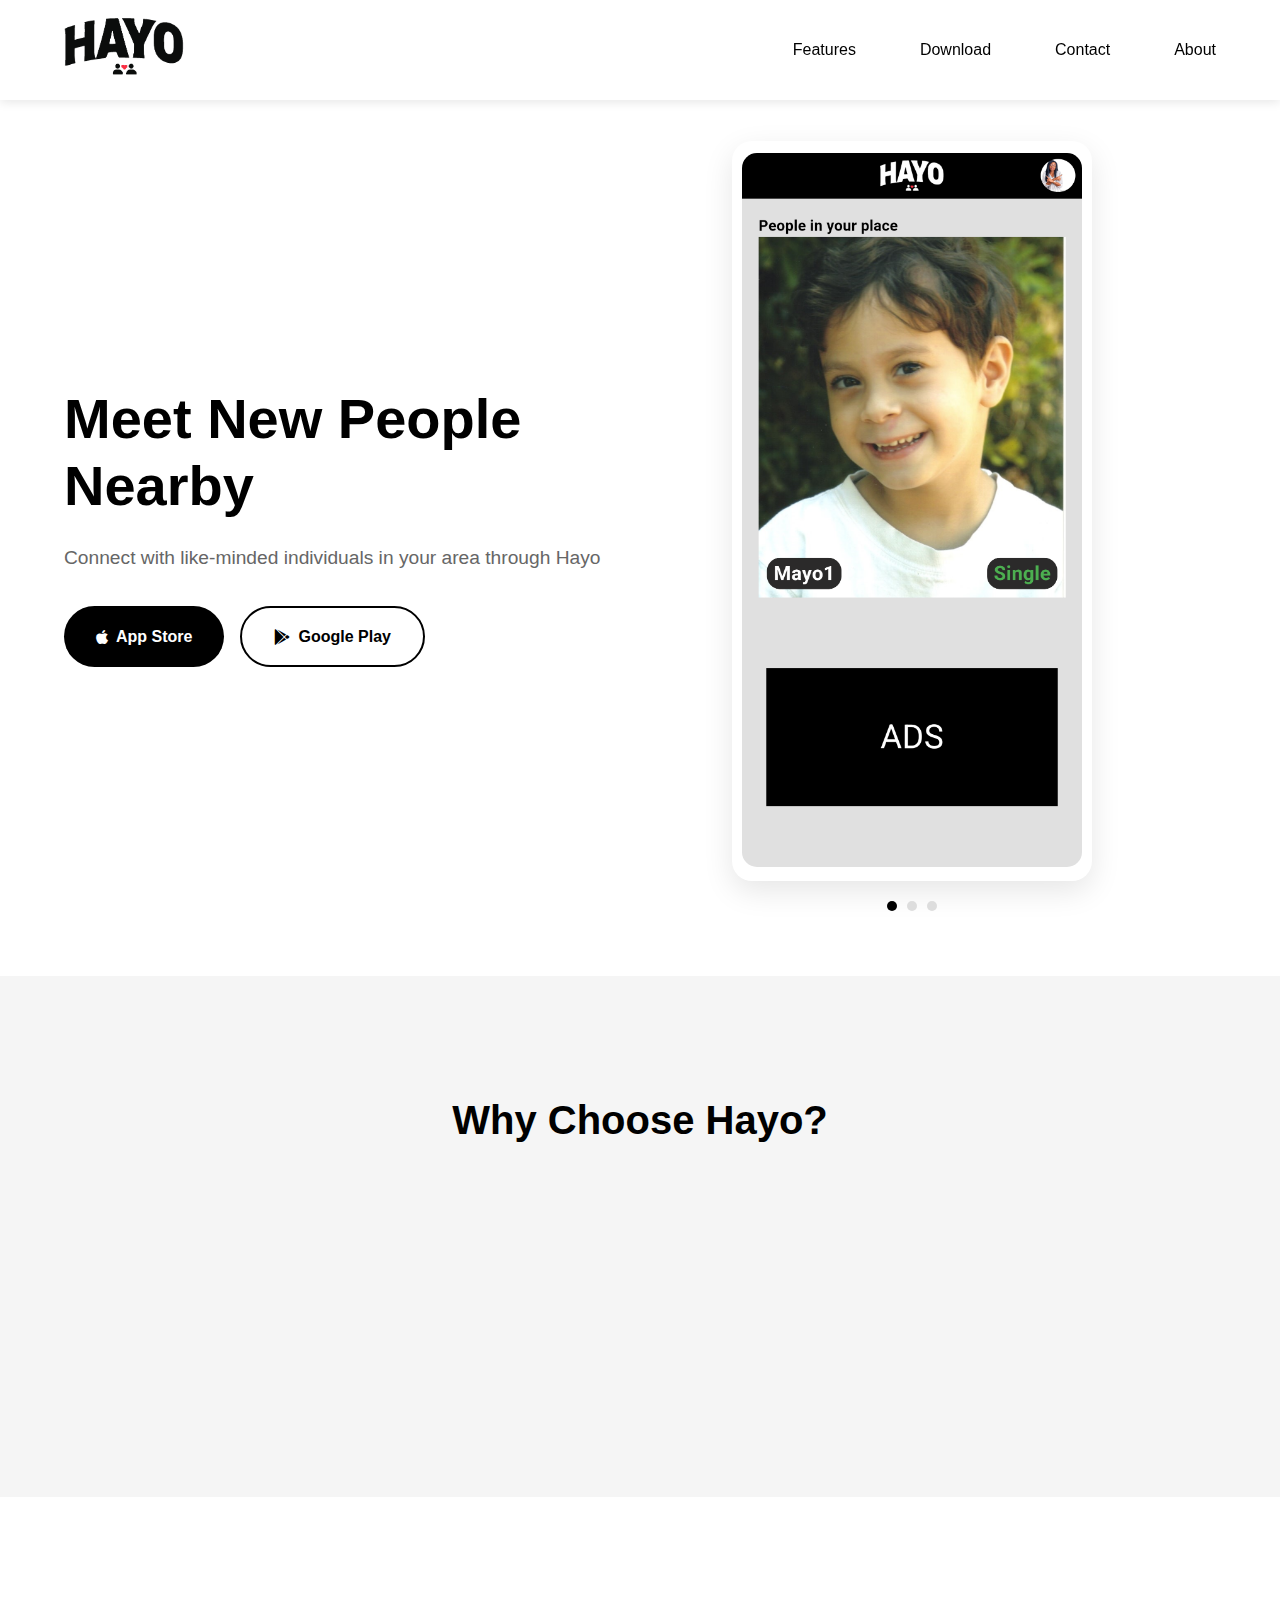
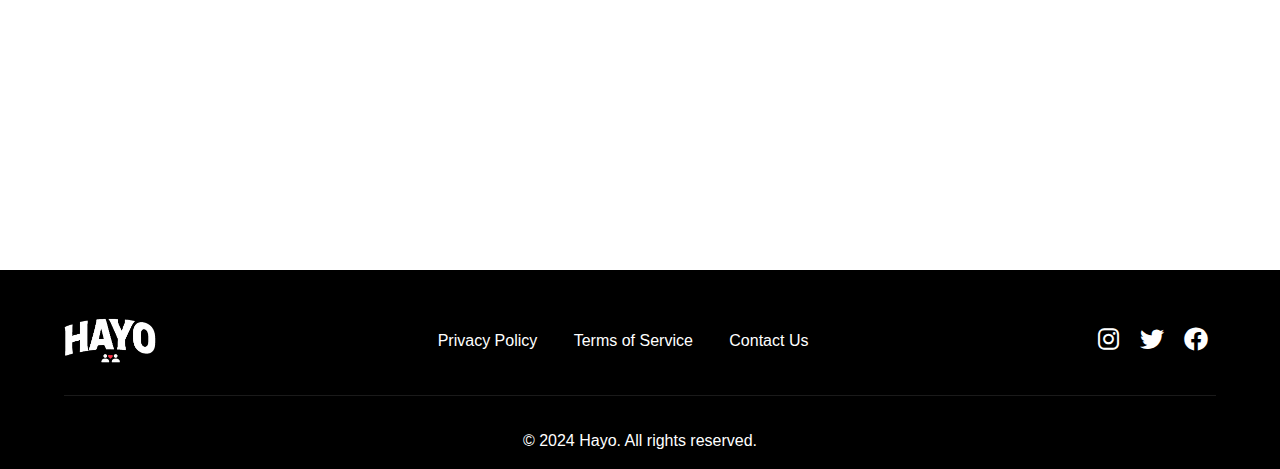
<file: index.html>
<!DOCTYPE html>
<html lang="en">
<head>
    <meta charset="UTF-8">
    <meta name="viewport" content="width=device-width, initial-scale=1.0">
    <title>Hayo - Meet People Nearby</title>
    <link rel="stylesheet" href="styles.css">
    <link rel="stylesheet" href="https://cdnjs.cloudflare.com/ajax/libs/font-awesome/6.0.0/css/all.min.css">
    <script src="script.js" defer></script>
</head>
<body>
    <nav>
        <div class="logo">
            <a href="#home">
                <img src="images/HayoLightMode.png" alt="Hayo Logo">
            </a>
        </div>
        <button class="menu-toggle" aria-label="Toggle menu">
            <i class="fas fa-bars"></i>
        </button>
        <div class="nav-links">
            <a href="#features">Features</a>
            <a href="#download">Download</a>
            <a href="pages/contact.html">Contact</a>
            <a href="pages/about.html">About</a>
        </div>
    </nav>

    <header class="hero" id="home">
        <div class="hero-content">
            <h1>Meet New People Nearby</h1>
            <p>Connect with like-minded individuals in your area through Hayo</p>
            <div class="cta-buttons">
                <a href="#" class="app-store-btn">
                    <i class="fab fa-apple"></i> App Store
                </a>
                <a href="#" class="play-store-btn">
                    <i class="fab fa-google-play"></i> Google Play
                </a>
            </div>
        </div>
        <div class="hero-image">
            <div class="app-carousel">
                <div class="carousel-container">
                    <div class="carousel-track">
                        <div class="carousel-slide">
                            <img src="images/app-preview-1.png" alt="Hayo App Screenshot 1">
                        </div>
                        <div class="carousel-slide">
                            <img src="images/app-preview-2.png" alt="Hayo App Screenshot 2">
                        </div>
                        <div class="carousel-slide">
                            <img src="images/app-preview-3.png" alt="Hayo App Screenshot 3">
                        </div>
                    </div>
                </div>
                <div class="carousel-nav">
                    <button class="carousel-dot active" data-index="0"></button>
                    <button class="carousel-dot" data-index="1"></button>
                    <button class="carousel-dot" data-index="2"></button>
                </div>
            </div>
        </div>
    </header>

    <section id="features" class="features">
        <h2>Why Choose Hayo?</h2>
        <div class="feature-grid">
            <div class="feature-card">
                <i class="fas fa-map-marker-alt"></i>
                <h3>Location-Based</h3>
                <p>Meet people within your preferred radius</p>
            </div>
            <div class="feature-card">
                <i class="fas fa-handshake"></i>
                <h3>Boost Your Confidence</h3>
                <p>Feel more confident approaching people and forming new connections around you.</p>
            </div>
            <div class="feature-card">
                <i class="fas fa-users"></i>
                <h3>Community First</h3>
                <p>Connect based on shared interests</p>
            </div>
        </div>
    </section>

    <section id="download" class="download-section">
        <h2>Download Hayo</h2>
        <p>Available on iOS and Android. By downloading, you agree to our <a href="pages/terms-of-service.html">Terms of Service</a> and <a href="pages/privacy-policy.html">Privacy Policy</a>.</p>
        <div class="store-buttons">
            <a href="#" class="store-button">
                <i class="fab fa-apple"></i>
                <span>Download on<br>App Store</span>
            </a>
            <a href="#" class="store-button">
                <i class="fab fa-google-play"></i>
                <span>Get it on<br>Google Play</span>
            </a>
        </div>
    </section>

    <footer>
        <div class="footer-content">
            <div class="footer-logo">
                <img src="images/HayoDarkMode.png" alt="Hayo Logo">
            </div>
            <div class="footer-links">
                <a href="pages/privacy-policy.html">Privacy Policy</a>
                <a href="pages/terms-of-service.html">Terms of Service</a>
                <a href="pages/contact.html">Contact Us</a>
            </div>
            <div class="social-links">
                <a href="#"><i class="fab fa-instagram"></i></a>
                <a href="#"><i class="fab fa-twitter"></i></a>
                <a href="#"><i class="fab fa-facebook"></i></a>
            </div>
        </div>
        <div class="footer-bottom">
            <p>&copy; 2024 Hayo. All rights reserved.</p>
        </div>
    </footer>
</body>
</html>
</file>
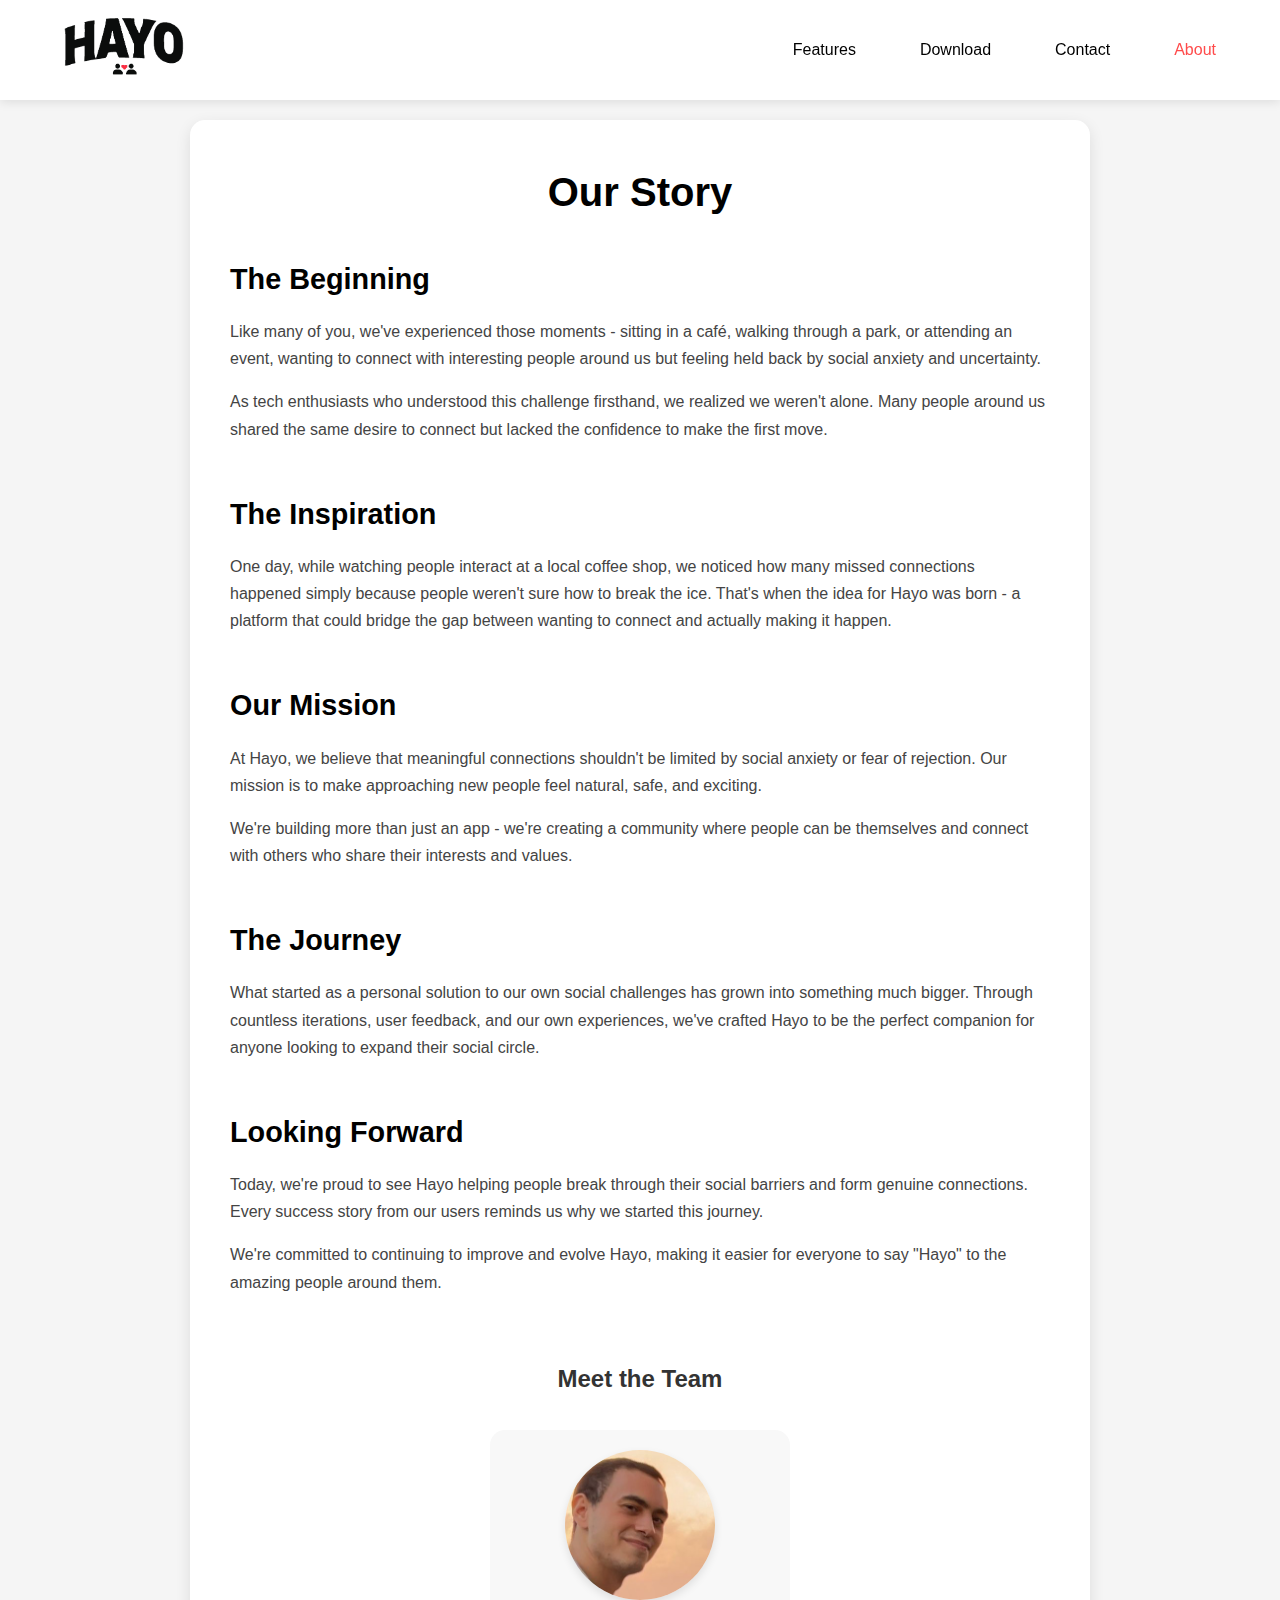
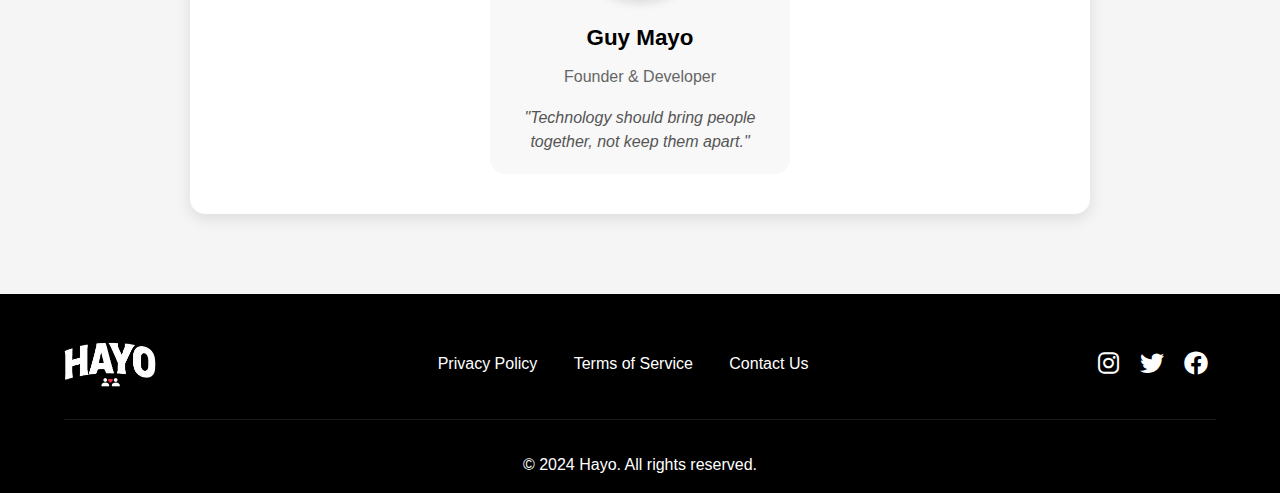
<file: about.html>
<!DOCTYPE html>
<html lang="en">
<head>
    <meta charset="UTF-8">
    <meta name="viewport" content="width=device-width, initial-scale=1.0">
    <title>About Us - Hayo</title>
    <link rel="stylesheet" href="styles.css">
    <link rel="stylesheet" href="https://cdnjs.cloudflare.com/ajax/libs/font-awesome/6.0.0/css/all.min.css">
</head>
<body>
    <nav>
        <div class="logo">
            <a href="index.html">
                <img src="images/HayoLightMode.png" alt="Hayo Logo">
            </a>
        </div>
        <div class="nav-links">
            <a href="index.html#features">Features</a>
            <a href="index.html#download">Download</a>
            <a href="contact.html">Contact</a>
            <a href="about.html" class="active">About</a>
        </div>
    </nav>

    <section class="about-section">
        <div class="about-container">
            <h1>Our Story</h1>
            
            <div class="story-content">
                <div class="story-block">
                    <h2>The Beginning</h2>
                    <p>Like many of you, we've experienced those moments - sitting in a café, walking through a park, or attending an event, wanting to connect with interesting people around us but feeling held back by social anxiety and uncertainty.</p>
                    <p>As tech enthusiasts who understood this challenge firsthand, we realized we weren't alone. Many people around us shared the same desire to connect but lacked the confidence to make the first move.</p>
                </div>

                <div class="story-block">
                    <h2>The Inspiration</h2>
                    <p>One day, while watching people interact at a local coffee shop, we noticed how many missed connections happened simply because people weren't sure how to break the ice. That's when the idea for Hayo was born - a platform that could bridge the gap between wanting to connect and actually making it happen.</p>
                </div>

                <div class="story-block">
                    <h2>Our Mission</h2>
                    <p>At Hayo, we believe that meaningful connections shouldn't be limited by social anxiety or fear of rejection. Our mission is to make approaching new people feel natural, safe, and exciting.</p>
                    <p>We're building more than just an app - we're creating a community where people can be themselves and connect with others who share their interests and values.</p>
                </div>

                <div class="story-block">
                    <h2>The Journey</h2>
                    <p>What started as a personal solution to our own social challenges has grown into something much bigger. Through countless iterations, user feedback, and our own experiences, we've crafted Hayo to be the perfect companion for anyone looking to expand their social circle.</p>
                </div>

                <div class="story-block">
                    <h2>Looking Forward</h2>
                    <p>Today, we're proud to see Hayo helping people break through their social barriers and form genuine connections. Every success story from our users reminds us why we started this journey.</p>
                    <p>We're committed to continuing to improve and evolve Hayo, making it easier for everyone to say "Hayo" to the amazing people around them.</p>
                </div>

                <div class="team-section">
                    <h2>Meet the Team</h2>
                    <div class="team-grid">
                        <div class="team-member">
                            <div class="member-photo">
                                <img src="images/GuyMayo.jpg" alt="Guy Mayo">
                            </div>
                            <h3>Guy Mayo</h3>
                            <p class="member-role">Founder & Developer</p>
                            <p class="member-quote">"Technology should bring people together, not keep them apart."</p>
                        </div>
                    </div>
                </div>
            </div>
        </div>
    </section>

    <footer>
        <div class="footer-content">
            <div class="footer-logo">
                <img src="images/HayoDarkMode.png" alt="Hayo Logo">
            </div>
            <div class="footer-links">
                <a href="privacy-policy.html">Privacy Policy</a>
                <a href="#">Terms of Service</a>
                <a href="contact.html">Contact Us</a>
            </div>
            <div class="social-links">
                <a href="#"><i class="fab fa-instagram"></i></a>
                <a href="#"><i class="fab fa-twitter"></i></a>
                <a href="#"><i class="fab fa-facebook"></i></a>
            </div>
        </div>
        <div class="footer-bottom">
            <p>&copy; 2024 Hayo. All rights reserved.</p>
        </div>
    </footer>

    <script src="script.js"></script>
</body>
</html>
</file>
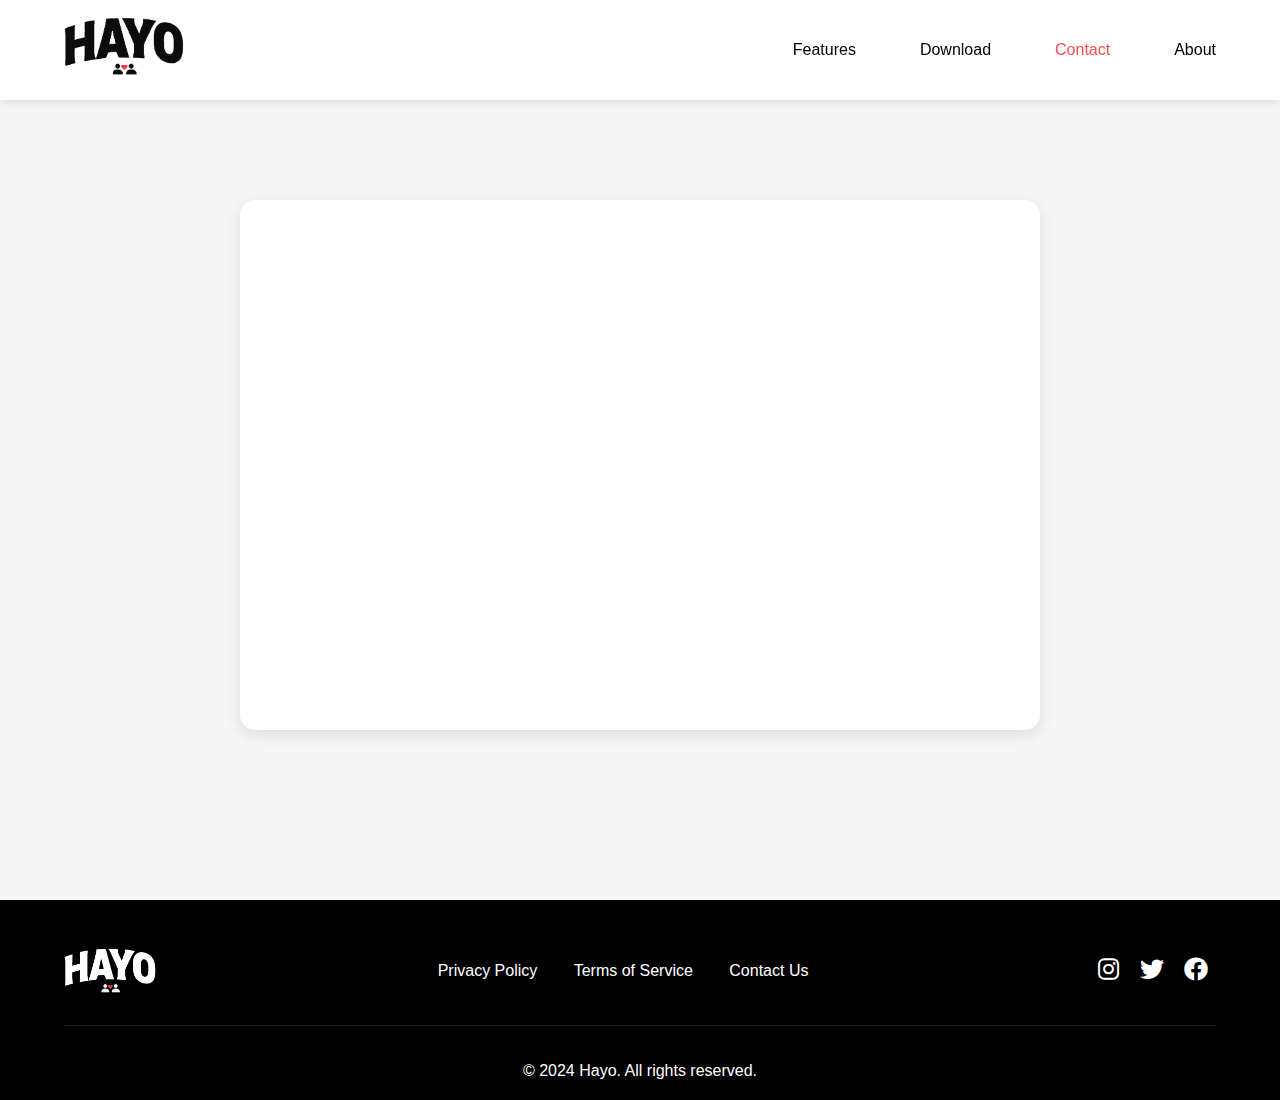
<file: contact.html>
<!DOCTYPE html>
<html lang="en">
<head>
    <meta charset="UTF-8">
    <meta name="viewport" content="width=device-width, initial-scale=1.0">
    <title>Contact Us - Hayo</title>
    <link rel="stylesheet" href="styles.css">
    <link rel="stylesheet" href="https://cdnjs.cloudflare.com/ajax/libs/font-awesome/6.0.0/css/all.min.css">
</head>
<body>
    <nav>
        <div class="logo">
            <a href="index.html">
                <img src="images/HayoLightMode.png" alt="Hayo Logo" style="cursor:pointer;">
            </a>
        </div>
        <div class="nav-links">
            <a href="index.html#features">Features</a>
            <a href="index.html#download">Download</a>
            <a href="contact.html" class="active">Contact</a>
            <a href="about.html">About</a>
        </div>
    </nav>

    <section class="contact-section">
        <div class="contact-container">
            <div class="contact-intro">
                <h1>Contact Us</h1>
                <p>Have questions or suggestions? We'd love to hear from you. Send us a message and we'll respond as soon as possible. By using this contact form, you agree to our <a href="terms-of-service.html">Terms of Service</a> and <a href="privacy-policy.html">Privacy Policy</a>.</p>
            </div>
            
            <div class="contact-info">
                <div class="contact-method email">
                    <i class="fas fa-envelope"></i>
                    <h3>Email Us</h3>
                    <p>Reach out to us at:</p>
                    <a href="mailto:contact@hayo.app" class="email-link">contact@hayo.app</a>
                </div>

                <div class="contact-method social">
                    <i class="fas fa-share-alt"></i>
                    <h3>Follow Us</h3>
                    <div class="social-links">
                        <a href="#" class="social-icon"><i class="fab fa-instagram"></i></a>
                        <a href="#" class="social-icon"><i class="fab fa-twitter"></i></a>
                        <a href="#" class="social-icon"><i class="fab fa-facebook"></i></a>
                    </div>
                </div>
            </div>
        </div>
    </section>

    <footer>
        <div class="footer-content">
            <div class="footer-logo">
                <img src="images/HayoDarkMode.png" alt="Hayo Logo">
            </div>
            <div class="footer-links">
                <a href="privacy-policy.html">Privacy Policy</a>
                <a href="terms-of-service.html">Terms of Service</a>
                <a href="contact.html" class="active">Contact Us</a>
            </div>
            <div class="social-links">
                <a href="#"><i class="fab fa-instagram"></i></a>
                <a href="#"><i class="fab fa-twitter"></i></a>
                <a href="#"><i class="fab fa-facebook"></i></a>
            </div>
        </div>
        <div class="footer-bottom">
            <p>&copy; 2024 Hayo. All rights reserved.</p>
        </div>
    </footer>

    <script src="script.js"></script>
</body>
</html>
</file>
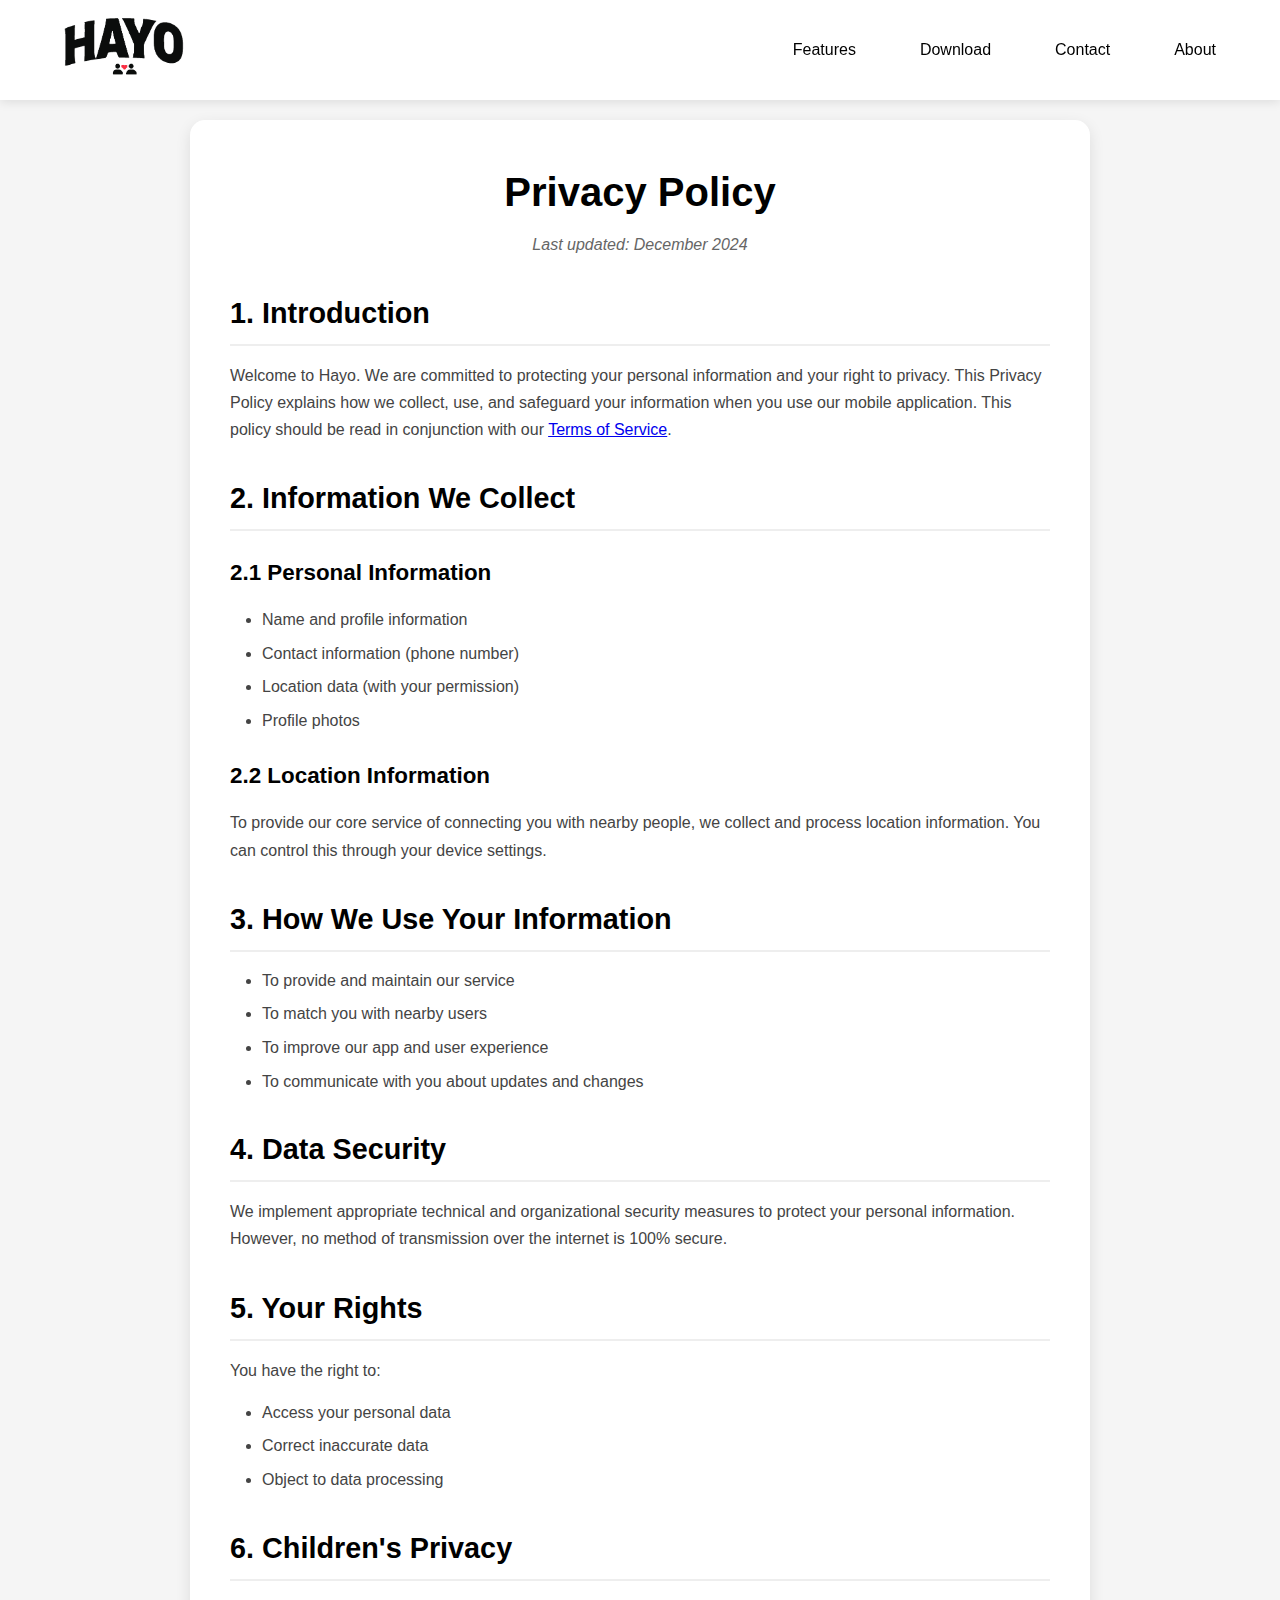
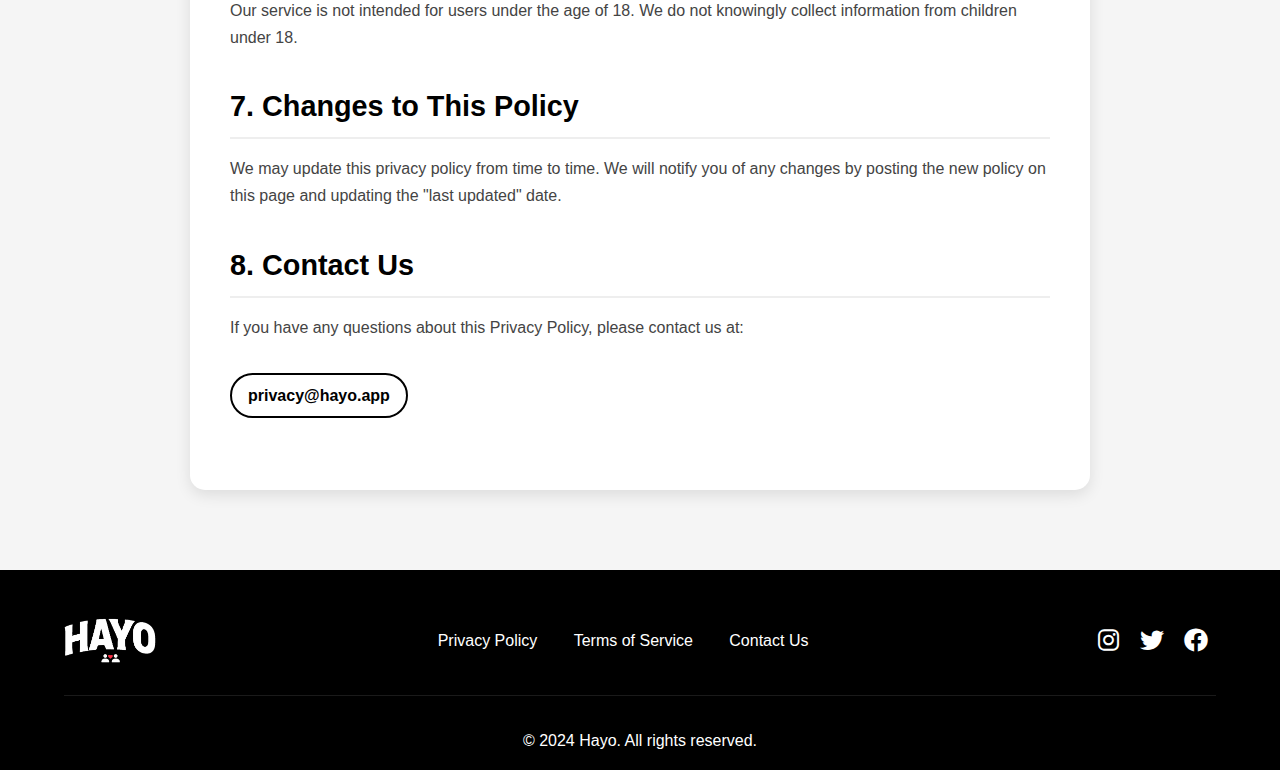
<file: privacy-policy.html>
<!DOCTYPE html>
<html lang="en">
<head>
    <meta charset="UTF-8">
    <meta name="viewport" content="width=device-width, initial-scale=1.0">
    <title>Privacy Policy - Hayo</title>
    <link rel="stylesheet" href="styles.css">
    <link rel="stylesheet" href="https://cdnjs.cloudflare.com/ajax/libs/font-awesome/6.0.0/css/all.min.css">
</head>
<body>
    <nav>
        <div class="logo">
            <a href="index.html">
                <img src="images/HayoLightMode.png" alt="Hayo Logo">
            </a>
        </div>
        <div class="nav-links">
            <a href="index.html#features">Features</a>
            <a href="index.html#download">Download</a>
            <a href="contact.html">Contact</a>
            <a href="about.html">About</a>
        </div>
    </nav>

    <section class="privacy-section">
        <div class="privacy-container">
            <h1>Privacy Policy</h1>
            <p class="last-updated">Last updated: December 2024</p>

            <div class="privacy-content">
                <section>
                    <h2>1. Introduction</h2>
                    <p>Welcome to Hayo. We are committed to protecting your personal information and your right to privacy. This Privacy Policy explains how we collect, use, and safeguard your information when you use our mobile application. This policy should be read in conjunction with our <a href="terms-of-service.html">Terms of Service</a>.</p>
                </section>

                <section>
                    <h2>2. Information We Collect</h2>
                    <h3>2.1 Personal Information</h3>
                    <ul>
                        <li>Name and profile information</li>
                        <li>Contact information (phone number)</li>
                        <li>Location data (with your permission)</li>
                        <li>Profile photos</li>
                    </ul>

                    <h3>2.2 Location Information</h3>
                    <p>To provide our core service of connecting you with nearby people, we collect and process location information. You can control this through your device settings.</p>
                </section>

                <section>
                    <h2>3. How We Use Your Information</h2>
                    <ul>
                        <li>To provide and maintain our service</li>
                        <li>To match you with nearby users</li>
                        <li>To improve our app and user experience</li>
                        <li>To communicate with you about updates and changes</li>
                    </ul>
                </section>

                <section>
                    <h2>4. Data Security</h2>
                    <p>We implement appropriate technical and organizational security measures to protect your personal information. However, no method of transmission over the internet is 100% secure.</p>
                </section>

                <section>
                    <h2>5. Your Rights</h2>
                    <p>You have the right to:</p>
                    <ul>
                        <li>Access your personal data</li>
                        <li>Correct inaccurate data</li>
                        <li>Object to data processing</li>
                    </ul>
                </section>

                <section>
                    <h2>6. Children's Privacy</h2>
                    <p>Our service is not intended for users under the age of 18. We do not knowingly collect information from children under 18.</p>
                </section>

                <section>
                    <h2>7. Changes to This Policy</h2>
                    <p>We may update this privacy policy from time to time. We will notify you of any changes by posting the new policy on this page and updating the "last updated" date.</p>
                </section>

                <section>
                    <h2>8. Contact Us</h2>
                    <p>If you have any questions about this Privacy Policy, please contact us at:</p>
                    <a href="mailto:privacy@hayo.app" class="contact-link">privacy@hayo.app</a>
                </section>
            </div>
        </div>
    </section>

    <footer>
        <div class="footer-content">
            <div class="footer-logo">
                <img src="images/HayoDarkMode.png" alt="Hayo Logo">
            </div>
            <div class="footer-links">
                <a href="privacy-policy.html" class="active">Privacy Policy</a>
                <a href="terms-of-service.html">Terms of Service</a>
                <a href="contact.html">Contact Us</a>
            </div>
            <div class="social-links">
                <a href="#"><i class="fab fa-instagram"></i></a>
                <a href="#"><i class="fab fa-twitter"></i></a>
                <a href="#"><i class="fab fa-facebook"></i></a>
            </div>
        </div>
        <div class="footer-bottom">
            <p>&copy; 2024 Hayo. All rights reserved.</p>
        </div>
    </footer>

    <script src="script.js"></script>
</body>
</html>
</file>
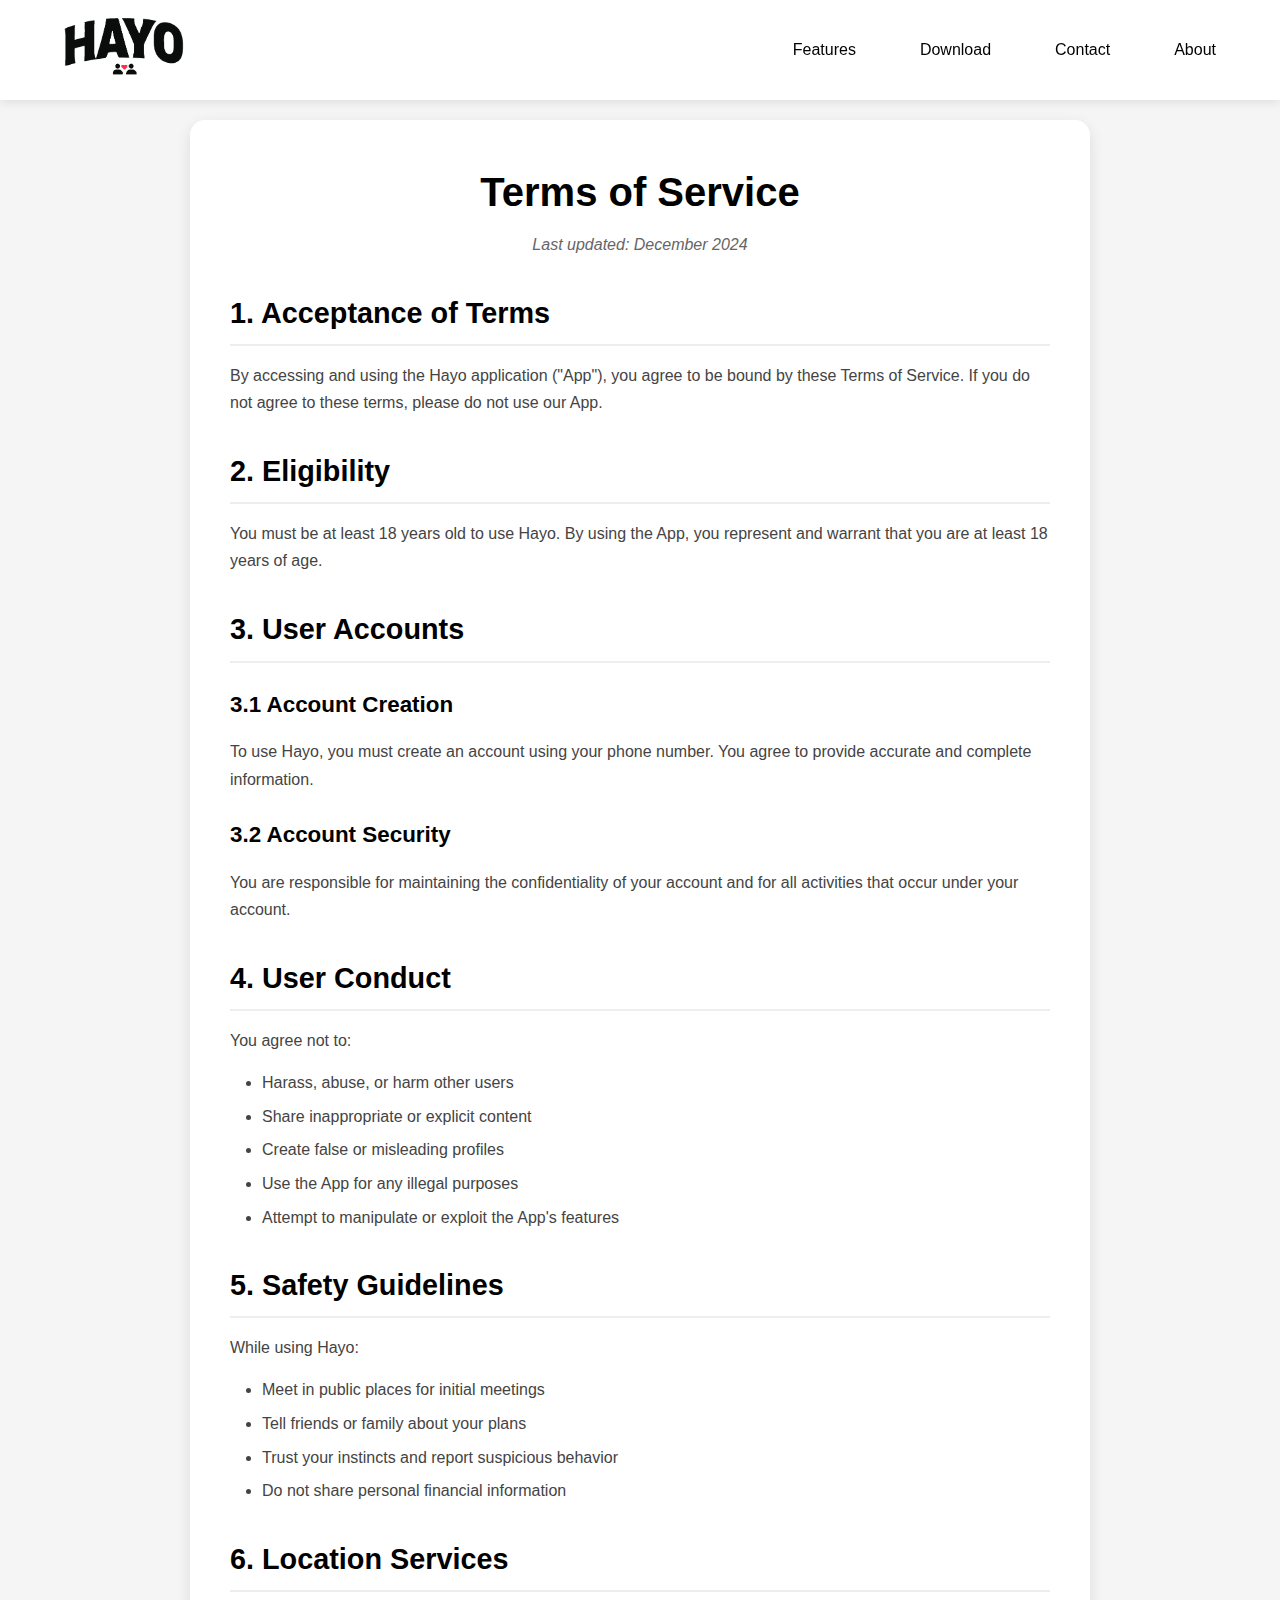
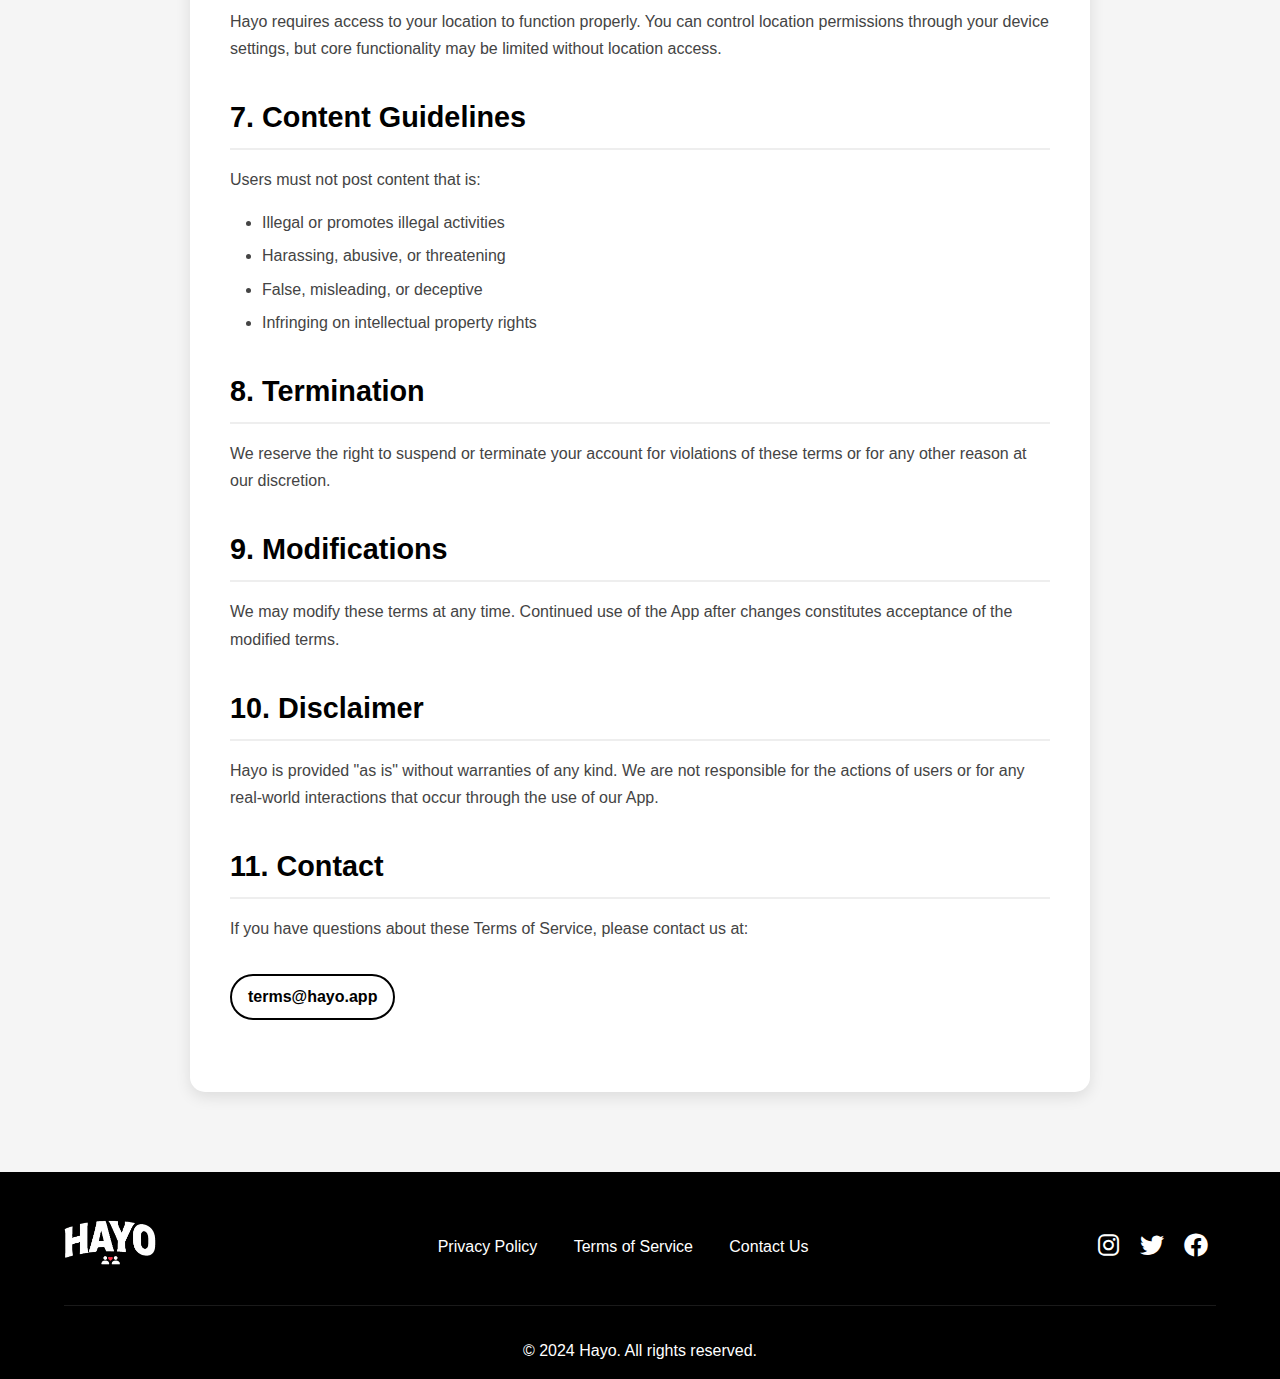
<file: terms-of-service.html>
<!DOCTYPE html>
<html lang="en">
<head>
    <meta charset="UTF-8">
    <meta name="viewport" content="width=device-width, initial-scale=1.0">
    <title>Terms of Service - Hayo</title>
    <link rel="stylesheet" href="styles.css">
    <link rel="stylesheet" href="https://cdnjs.cloudflare.com/ajax/libs/font-awesome/6.0.0/css/all.min.css">
</head>
<body>
    <nav>
        <div class="logo">
            <a href="index.html">
                <img src="images/HayoLightMode.png" alt="Hayo Logo">
            </a>
        </div>
        <div class="nav-links">
            <a href="index.html#features">Features</a>
            <a href="index.html#download">Download</a>
            <a href="contact.html">Contact</a>
            <a href="about.html">About</a>
        </div>
    </nav>

    <section class="terms-section">
        <div class="terms-container">
            <h1>Terms of Service</h1>
            <p class="last-updated">Last updated: December 2024</p>

            <div class="terms-content">
                <section>
                    <h2>1. Acceptance of Terms</h2>
                    <p>By accessing and using the Hayo application ("App"), you agree to be bound by these Terms of Service. If you do not agree to these terms, please do not use our App.</p>
                </section>

                <section>
                    <h2>2. Eligibility</h2>
                    <p>You must be at least 18 years old to use Hayo. By using the App, you represent and warrant that you are at least 18 years of age.</p>
                </section>

                <section>
                    <h2>3. User Accounts</h2>
                    <h3>3.1 Account Creation</h3>
                    <p>To use Hayo, you must create an account using your phone number. You agree to provide accurate and complete information.</p>

                    <h3>3.2 Account Security</h3>
                    <p>You are responsible for maintaining the confidentiality of your account and for all activities that occur under your account.</p>
                </section>

                <section>
                    <h2>4. User Conduct</h2>
                    <p>You agree not to:</p>
                    <ul>
                        <li>Harass, abuse, or harm other users</li>
                        <li>Share inappropriate or explicit content</li>
                        <li>Create false or misleading profiles</li>
                        <li>Use the App for any illegal purposes</li>
                        <li>Attempt to manipulate or exploit the App's features</li>
                    </ul>
                </section>

                <section>
                    <h2>5. Safety Guidelines</h2>
                    <p>While using Hayo:</p>
                    <ul>
                        <li>Meet in public places for initial meetings</li>
                        <li>Tell friends or family about your plans</li>
                        <li>Trust your instincts and report suspicious behavior</li>
                        <li>Do not share personal financial information</li>
                    </ul>
                </section>

                <section>
                    <h2>6. Location Services</h2>
                    <p>Hayo requires access to your location to function properly. You can control location permissions through your device settings, but core functionality may be limited without location access.</p>
                </section>

                <section>
                    <h2>7. Content Guidelines</h2>
                    <p>Users must not post content that is:</p>
                    <ul>
                        <li>Illegal or promotes illegal activities</li>
                        <li>Harassing, abusive, or threatening</li>
                        <li>False, misleading, or deceptive</li>
                        <li>Infringing on intellectual property rights</li>
                    </ul>
                </section>

                <section>
                    <h2>8. Termination</h2>
                    <p>We reserve the right to suspend or terminate your account for violations of these terms or for any other reason at our discretion.</p>
                </section>

                <section>
                    <h2>9. Modifications</h2>
                    <p>We may modify these terms at any time. Continued use of the App after changes constitutes acceptance of the modified terms.</p>
                </section>

                <section>
                    <h2>10. Disclaimer</h2>
                    <p>Hayo is provided "as is" without warranties of any kind. We are not responsible for the actions of users or for any real-world interactions that occur through the use of our App.</p>
                </section>

                <section>
                    <h2>11. Contact</h2>
                    <p>If you have questions about these Terms of Service, please contact us at:</p>
                    <a href="mailto:terms@hayo.app" class="contact-link">terms@hayo.app</a>
                </section>
            </div>
        </div>
    </section>

    <footer>
        <div class="footer-content">
            <div class="footer-logo">
                <a href="index.html">
                    <img src="images/HayoDarkMode.png" alt="Hayo Logo">
                </a>
            </div>
            <div class="footer-links">
                <a href="privacy-policy.html">Privacy Policy</a>
                <a href="terms-of-service.html" class="active">Terms of Service</a>
                <a href="contact.html">Contact Us</a>
            </div>
            <div class="social-links">
                <a href="#"><i class="fab fa-instagram"></i></a>
                <a href="#"><i class="fab fa-twitter"></i></a>
                <a href="#"><i class="fab fa-facebook"></i></a>
            </div>
        </div>
        <div class="footer-bottom">
            <p>&copy; 2024 Hayo. All rights reserved.</p>
        </div>
    </footer>

    <script src="script.js"></script>
</body>
</html>
</file>
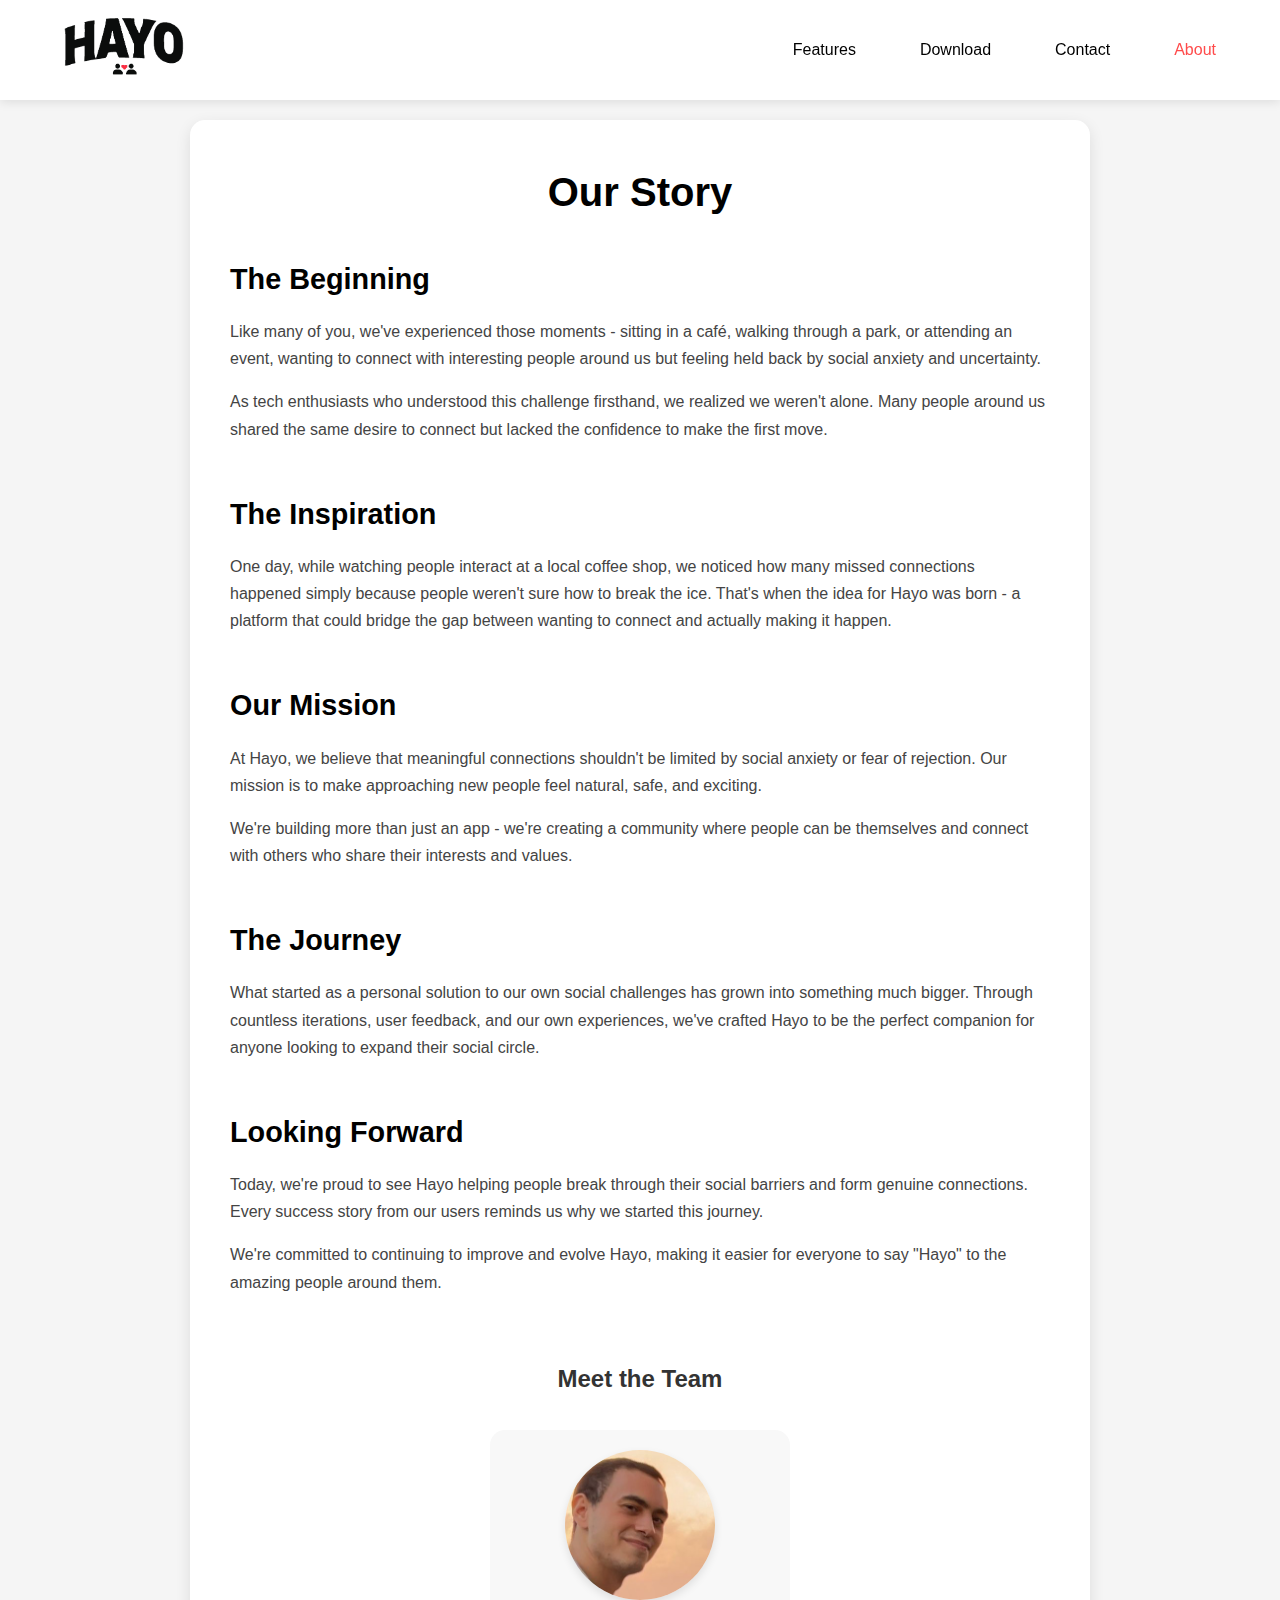
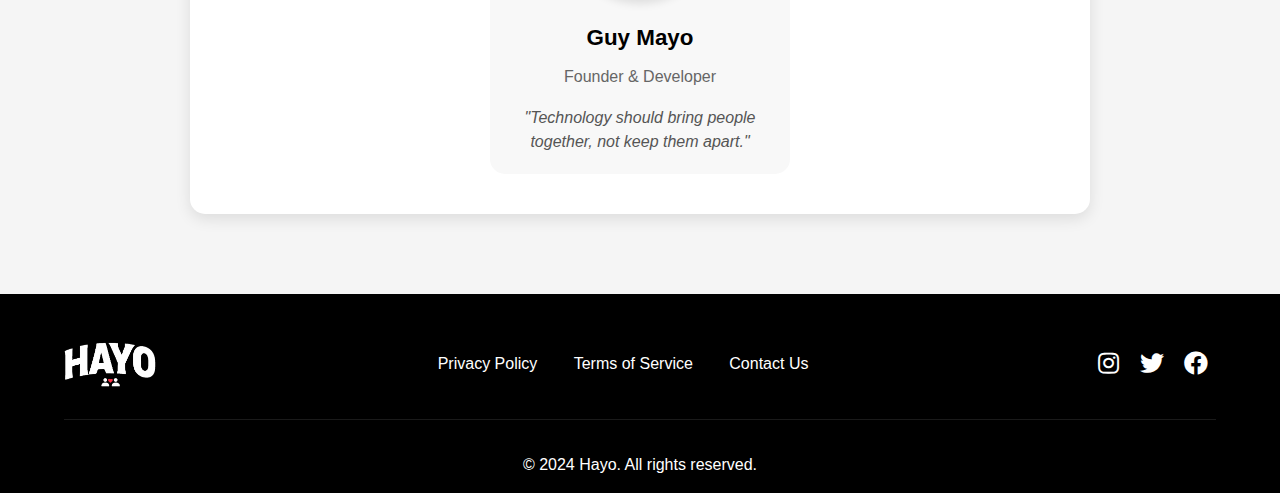
<file: pages/about.html>
<!DOCTYPE html>
<html lang="en">
<head>
    <meta charset="UTF-8">
    <meta name="viewport" content="width=device-width, initial-scale=1.0">
    <title>About - Hayo</title>
    <link rel="stylesheet" href="../styles.css">
    <link rel="stylesheet" href="https://cdnjs.cloudflare.com/ajax/libs/font-awesome/5.15.4/css/all.min.css">
</head>
<body>
    <nav class="navbar">
        <div class="logo">
            <a href="../index.html">
                <img src="../images/HayoLightMode.png" alt="Hayo Logo">
            </a>
        </div>
        <button class="menu-toggle" aria-label="Toggle menu">
            <i class="fas fa-bars"></i>
        </button>
        <div class="nav-links">
            <a href="../index.html#features">Features</a>
            <a href="download.html">Download</a>
            <a href="contact.html">Contact</a>
            <a href="about.html" class="active">About</a>
        </div>
    </nav>

    <section class="about-section">
        <div class="about-container">
            <h1>Our Story</h1>
            
            <div class="story-content">
                <div class="story-block">
                    <h2>The Beginning</h2>
                    <p>Like many of you, we've experienced those moments - sitting in a café, walking through a park, or attending an event, wanting to connect with interesting people around us but feeling held back by social anxiety and uncertainty.</p>
                    <p>As tech enthusiasts who understood this challenge firsthand, we realized we weren't alone. Many people around us shared the same desire to connect but lacked the confidence to make the first move.</p>
                </div>

                <div class="story-block">
                    <h2>The Inspiration</h2>
                    <p>One day, while watching people interact at a local coffee shop, we noticed how many missed connections happened simply because people weren't sure how to break the ice. That's when the idea for Hayo was born - a platform that could bridge the gap between wanting to connect and actually making it happen.</p>
                </div>

                <div class="story-block">
                    <h2>Our Mission</h2>
                    <p>At Hayo, we believe that meaningful connections shouldn't be limited by social anxiety or fear of rejection. Our mission is to make approaching new people feel natural, safe, and exciting.</p>
                    <p>We're building more than just an app - we're creating a community where people can be themselves and connect with others who share their interests and values.</p>
                </div>

                <div class="story-block">
                    <h2>The Journey</h2>
                    <p>What started as a personal solution to our own social challenges has grown into something much bigger. Through countless iterations, user feedback, and our own experiences, we've crafted Hayo to be the perfect companion for anyone looking to expand their social circle.</p>
                </div>

                <div class="story-block">
                    <h2>Looking Forward</h2>
                    <p>Today, we're proud to see Hayo helping people break through their social barriers and form genuine connections. Every success story from our users reminds us why we started this journey.</p>
                    <p>We're committed to continuing to improve and evolve Hayo, making it easier for everyone to say "Hayo" to the amazing people around them.</p>
                </div>

                <div class="team-section">
                    <h2>Meet the Team</h2>
                    <div class="team-grid">
                        <div class="team-member">
                            <div class="member-photo">
                                <img src="../images/GuyMayo.jpg" alt="Guy Mayo">
                            </div>
                            <h3>Guy Mayo</h3>
                            <p class="member-role">Founder & Developer</p>
                            <p class="member-quote">"Technology should bring people together, not keep them apart."</p>
                        </div>
                    </div>
                </div>
            </div>
        </div>
    </section>

    <footer>
        <div class="footer-content">
            <div class="footer-logo">
                <img src="../images/HayoDarkMode.png" alt="Hayo Logo">
            </div>
            <div class="footer-links">
                <a href="privacy-policy.html">Privacy Policy</a>
                <a href="terms-of-service.html">Terms of Service</a>
                <a href="contact.html">Contact Us</a>
            </div>
            <div class="social-links">
                <a href="#"><i class="fab fa-instagram"></i></a>
                <a href="#"><i class="fab fa-twitter"></i></a>
                <a href="#"><i class="fab fa-facebook"></i></a>
            </div>
        </div>
        <div class="footer-bottom">
            <p>&copy; 2024 Hayo. All rights reserved.</p>
        </div>
    </footer>

    <script src="../script.js"></script>
</body>
</html>
</file>
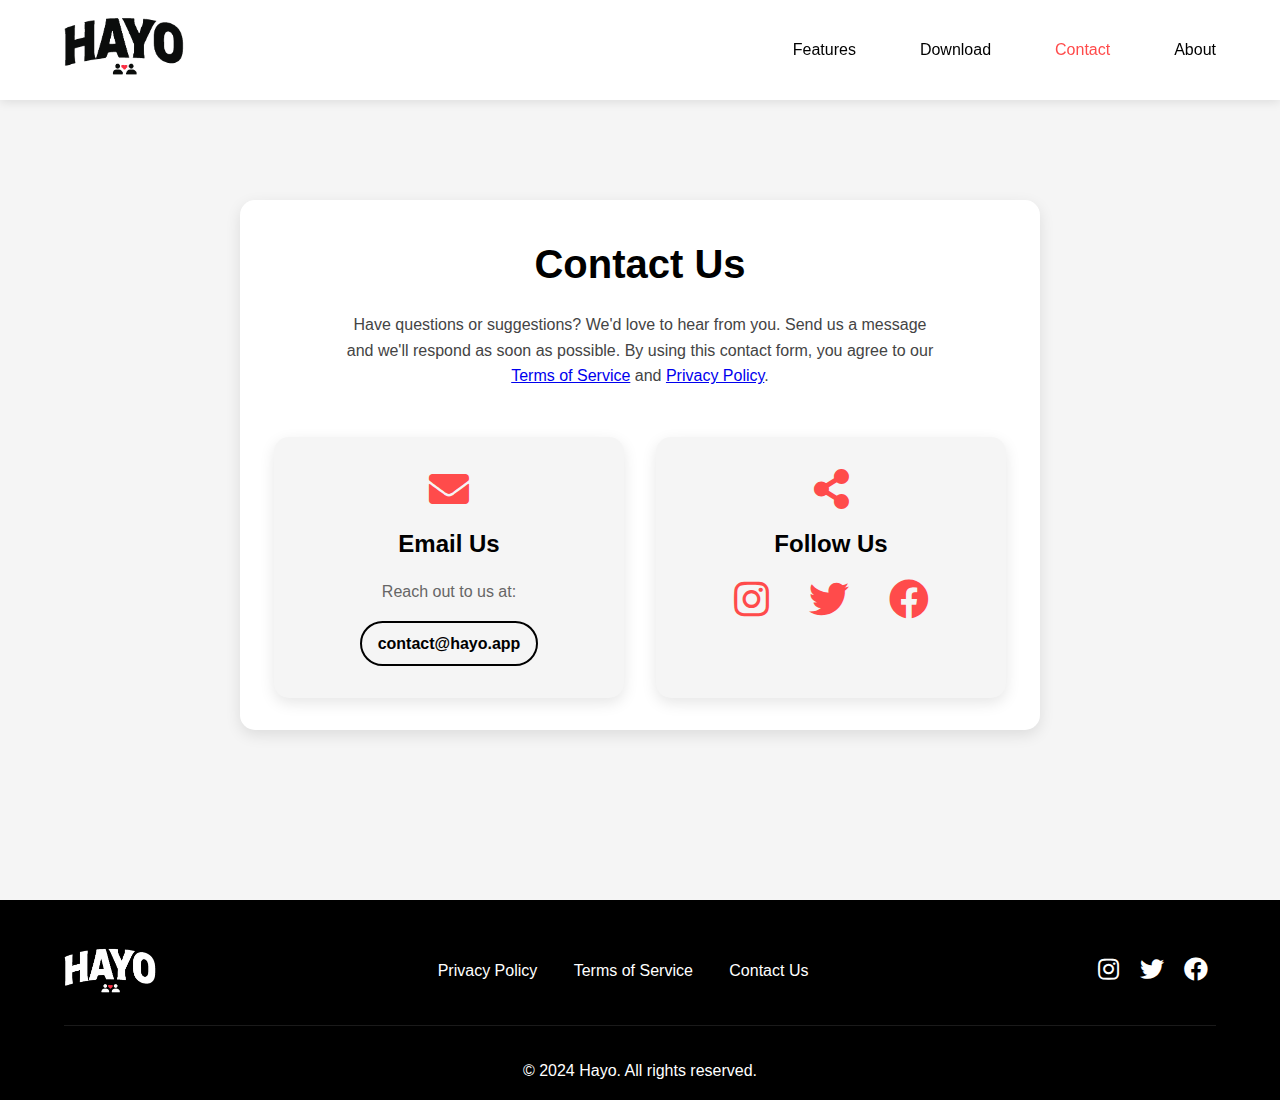
<file: pages/contact.html>
<!DOCTYPE html>
<html lang="en">
<head>
    <meta charset="UTF-8">
    <meta name="viewport" content="width=device-width, initial-scale=1.0">
    <title>Contact Us - Hayo</title>
    <link rel="stylesheet" href="../styles.css">
    <link rel="stylesheet" href="https://cdnjs.cloudflare.com/ajax/libs/font-awesome/5.15.4/css/all.min.css">
    <script src="../script.js" defer></script>
</head>
<body>
    <nav>
        <div class="logo">
            <a href="../index.html">
                <img src="../images/HayoLightMode.png" alt="Hayo Logo" style="cursor:pointer;">
            </a>
        </div>
        <button class="menu-toggle" aria-label="Toggle menu">
            <i class="fas fa-bars"></i>
        </button>
        <div class="nav-links">
            <a href="../index.html#features">Features</a>
            <a href="download.html">Download</a>
            <a href="contact.html" class="active">Contact</a>
            <a href="about.html">About</a>
        </div>
    </nav>

    <section class="contact-section">
        <div class="contact-container">
            <div class="contact-intro">
                <h1>Contact Us</h1>
                <p>Have questions or suggestions? We'd love to hear from you. Send us a message and we'll respond as soon as possible. By using this contact form, you agree to our <a href="terms-of-service.html">Terms of Service</a> and <a href="privacy-policy.html">Privacy Policy</a>.</p>
            </div>
            
            <div class="contact-info">
                <div class="contact-method email">
                    <i class="fas fa-envelope"></i>
                    <h3>Email Us</h3>
                    <p>Reach out to us at:</p>
                    <a href="mailto:contact@hayo.app" class="email-link">contact@hayo.app</a>
                </div>

                <div class="contact-method social">
                    <i class="fas fa-share-alt"></i>
                    <h3>Follow Us</h3>
                    <div class="social-links">
                        <a href="#" class="social-icon"><i class="fab fa-instagram"></i></a>
                        <a href="#" class="social-icon"><i class="fab fa-twitter"></i></a>
                        <a href="#" class="social-icon"><i class="fab fa-facebook"></i></a>
                    </div>
                </div>
            </div>
        </div>
    </section>

    <footer>
        <div class="footer-content">
            <div class="footer-logo">
                <img src="../images/HayoDarkMode.png" alt="Hayo Logo">
            </div>
            <div class="footer-links">
                <a href="privacy-policy.html">Privacy Policy</a>
                <a href="terms-of-service.html">Terms of Service</a>
                <a href="contact.html" class="active">Contact Us</a>
            </div>
            <div class="social-links">
                <a href="#"><i class="fab fa-instagram"></i></a>
                <a href="#"><i class="fab fa-twitter"></i></a>
                <a href="#"><i class="fab fa-facebook"></i></a>
            </div>
        </div>
        <div class="footer-bottom">
            <p>&copy; 2024 Hayo. All rights reserved.</p>
        </div>
    </footer>

</body>
</html>
</file>
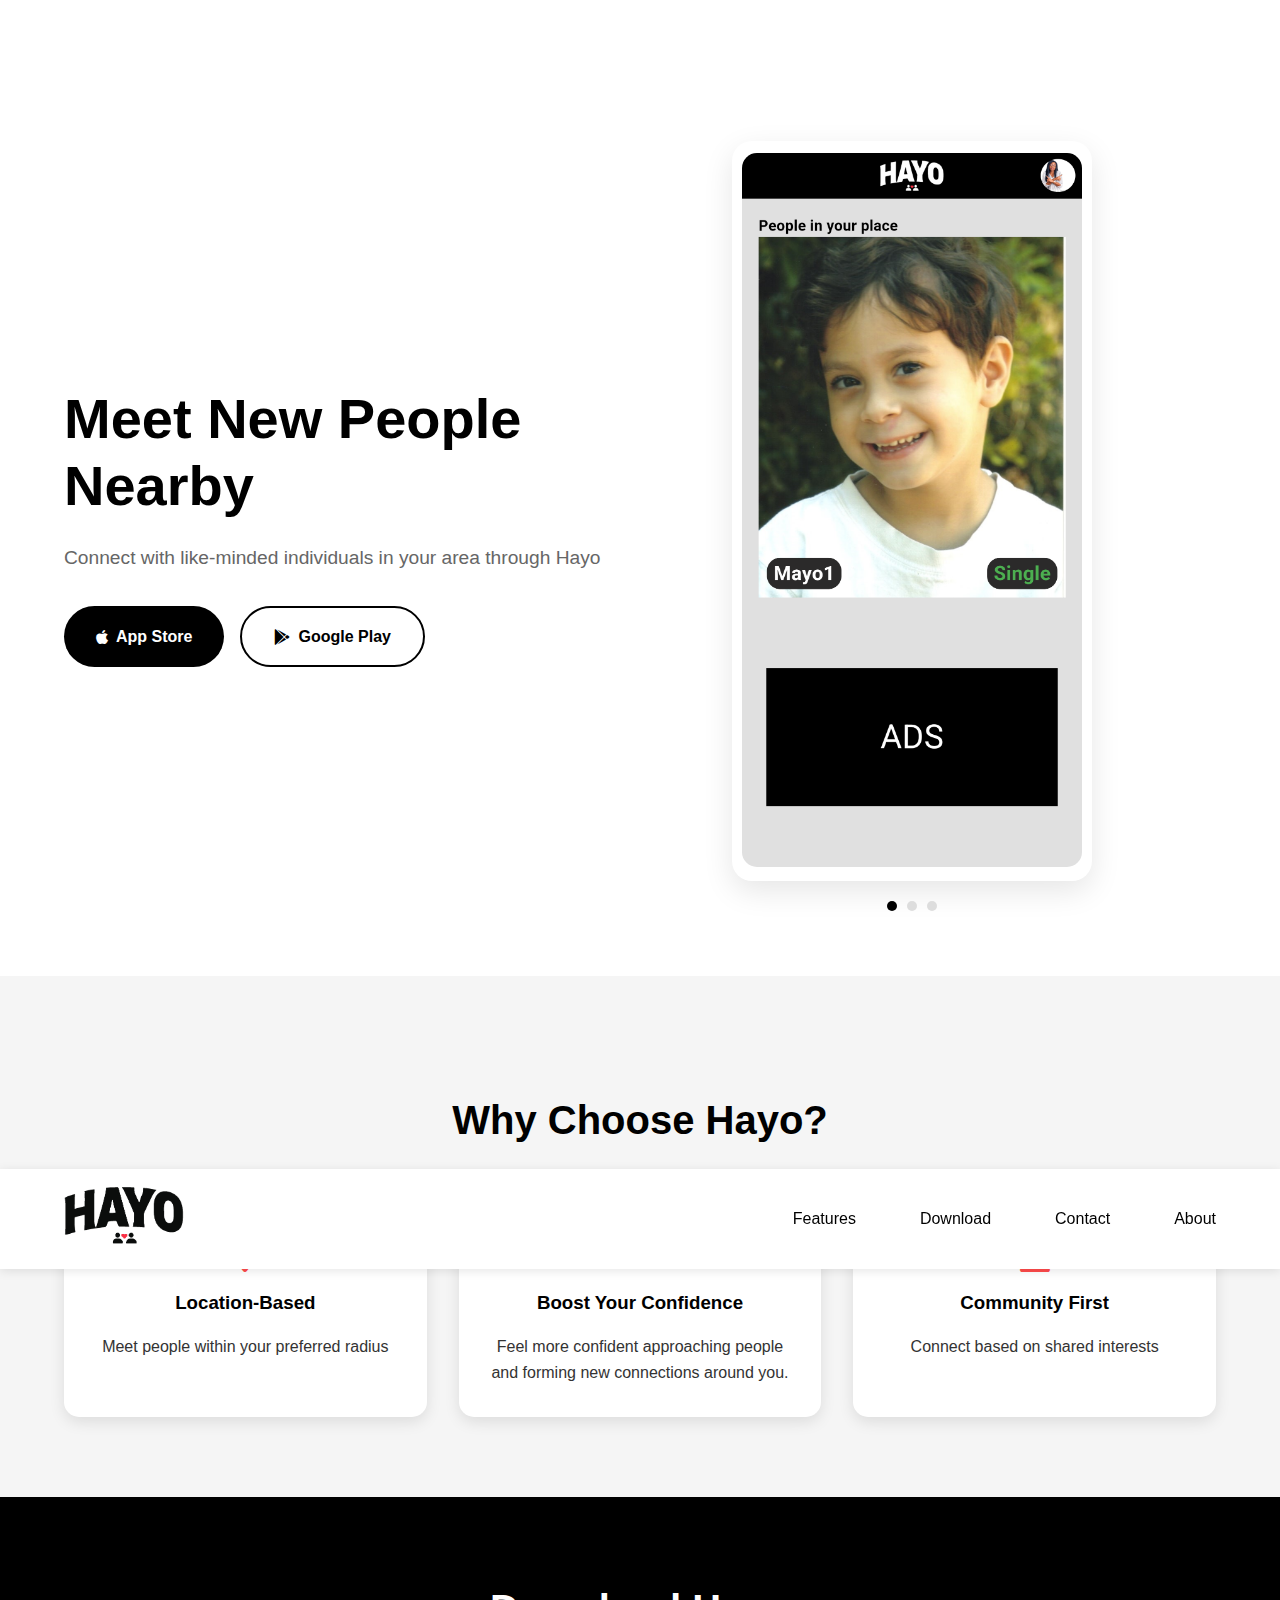
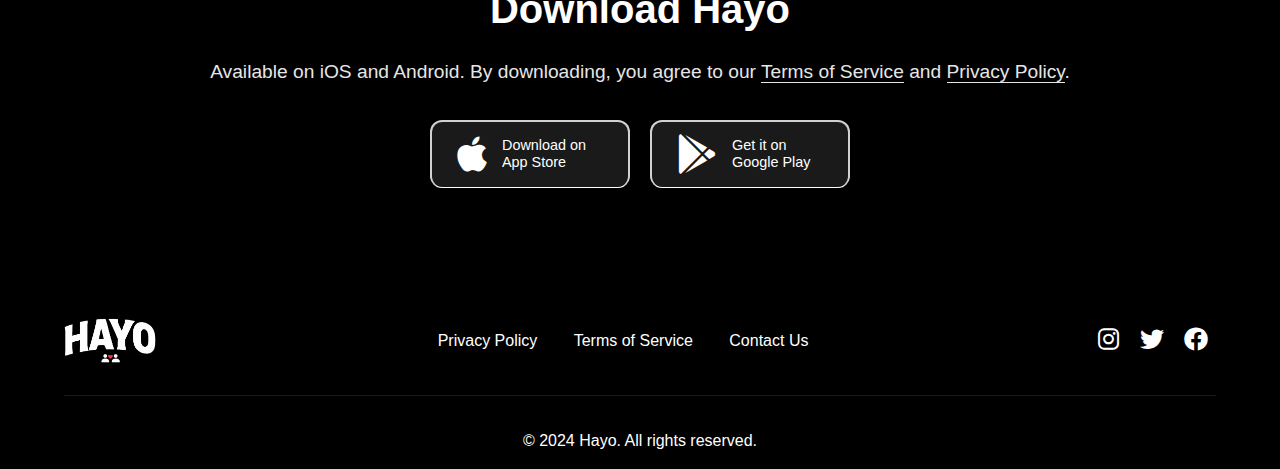
<file: pages/download.html>
<!DOCTYPE html>
<html lang="en">
<head>
    <meta charset="UTF-8">
    <meta name="viewport" content="width=device-width, initial-scale=1.0">
    <title>Redirecting to Store - Hayo</title>
    <link rel="stylesheet" href="../styles.css">
    <style>
        .redirect-container {
            display: flex;
            flex-direction: column;
            align-items: center;
            justify-content: center;
            min-height: 100vh;
            text-align: center;
            padding: 20px;
        }

        .loader {
            border: 4px solid #f3f3f3;
            border-top: 4px solid var(--primary-color);
            border-radius: 50%;
            width: 40px;
            height: 40px;
            animation: spin 1s linear infinite;
            margin: 20px 0;
        }

        @keyframes spin {
            0% { transform: rotate(0deg); }
            100% { transform: rotate(360deg); }
        }

        .manual-links {
            margin-top: 20px;
        }

        .manual-links a {
            display: inline-block;
            margin: 10px;
            padding: 10px 20px;
            background-color: var(--primary-color);
            color: white;
            text-decoration: none;
            border-radius: 5px;
            transition: background-color 0.3s ease;
        }

        .manual-links a:hover {
            background-color: #333;
        }
    </style>
</head>
<body>
    <div class="redirect-container">
        <img src="../images/HayoLightMode.png" alt="Hayo Logo" style="width: 150px; margin-bottom: 20px;">
        <h1>Redirecting you to download Hayo...</h1>
        <div class="loader"></div>
        <p>You'll be redirected to the appropriate store in a moment.</p>
        <div class="manual-links">
            <p>If you're not redirected automatically, choose your platform:</p>
            <a href="https://apps.apple.com/app/hayo" target="_blank">Download for iOS</a>
            <a href="https://play.google.com/store/apps/details?id=com.hayo.app" target="_blank">Download for Android</a>
        </div>
    </div>

    <script src="../js/redirect.js"></script>
    <script>
        // Start redirect when page loads
        document.addEventListener('DOMContentLoaded', function() {
            // setTimeout(redirectToStore, 1500); // Add a small delay for better UX
            redirectToStore();
        });
    </script>
</body>
</html>
</file>
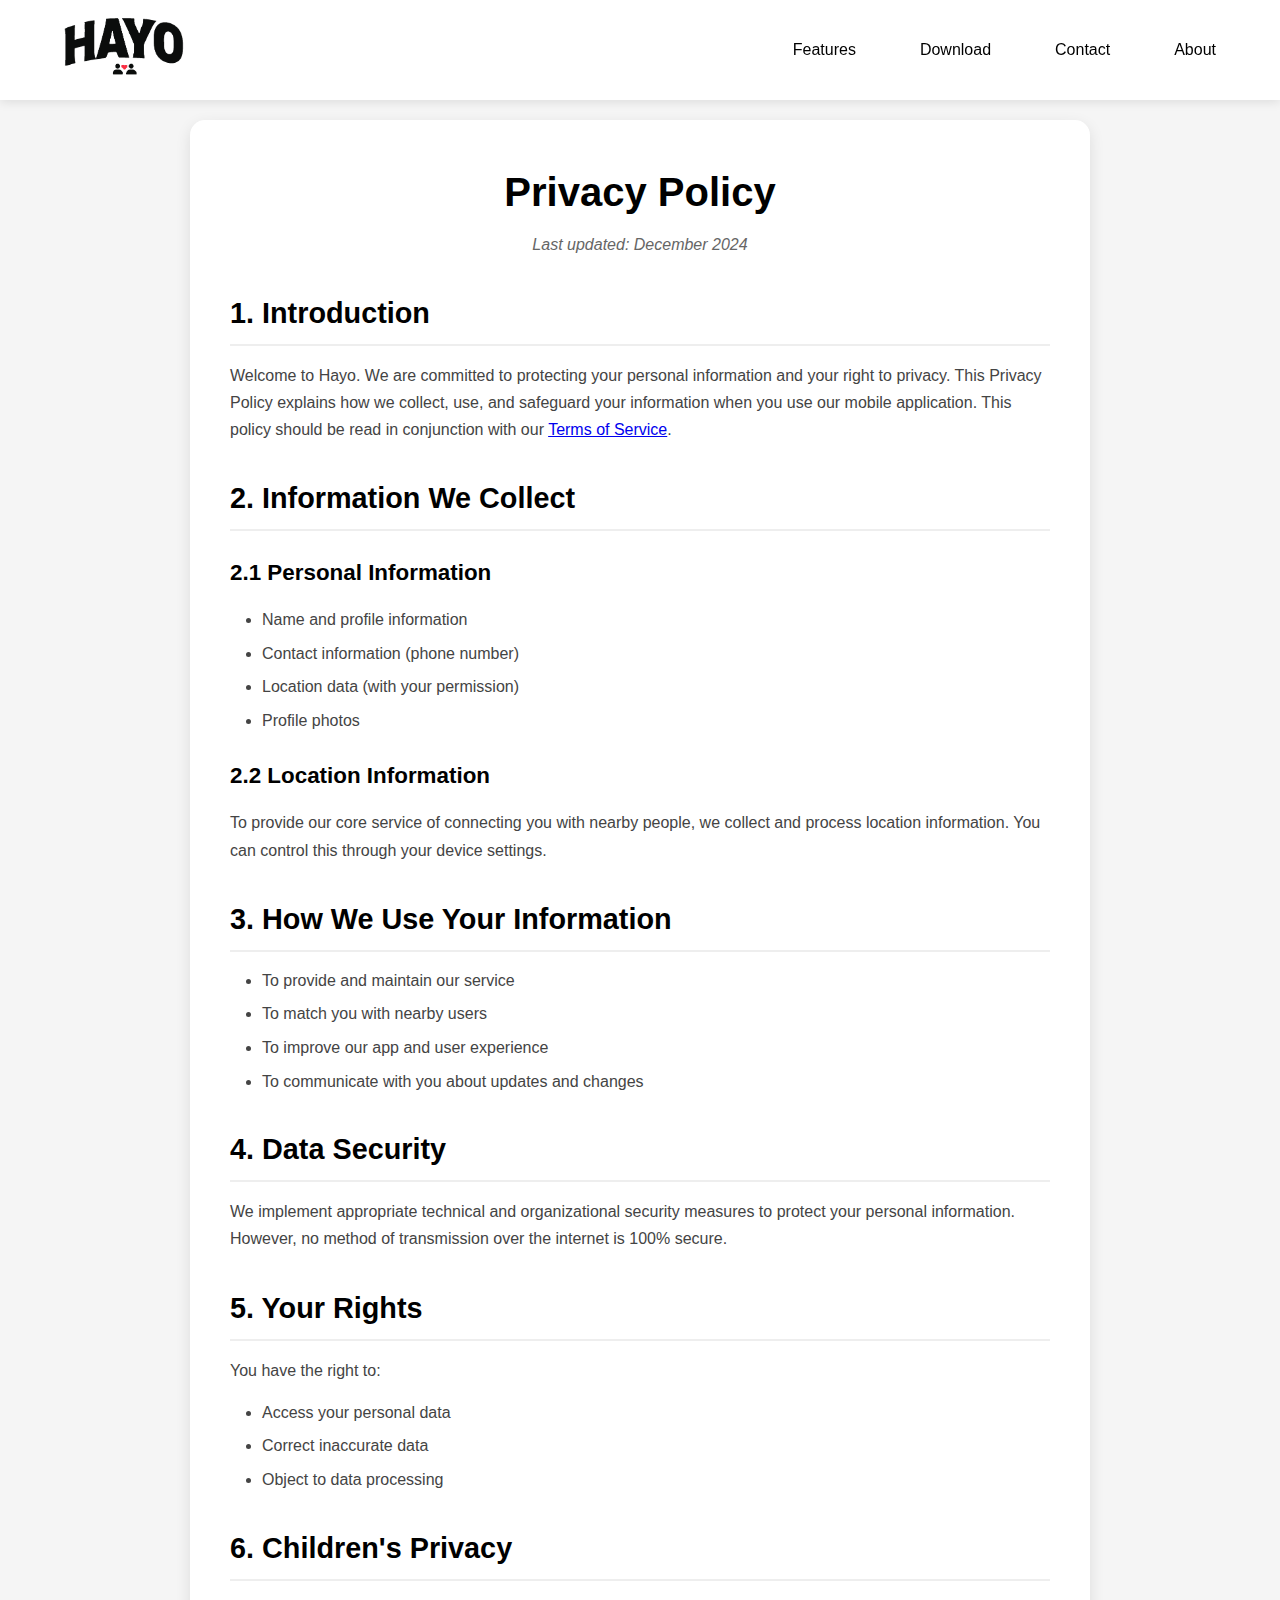
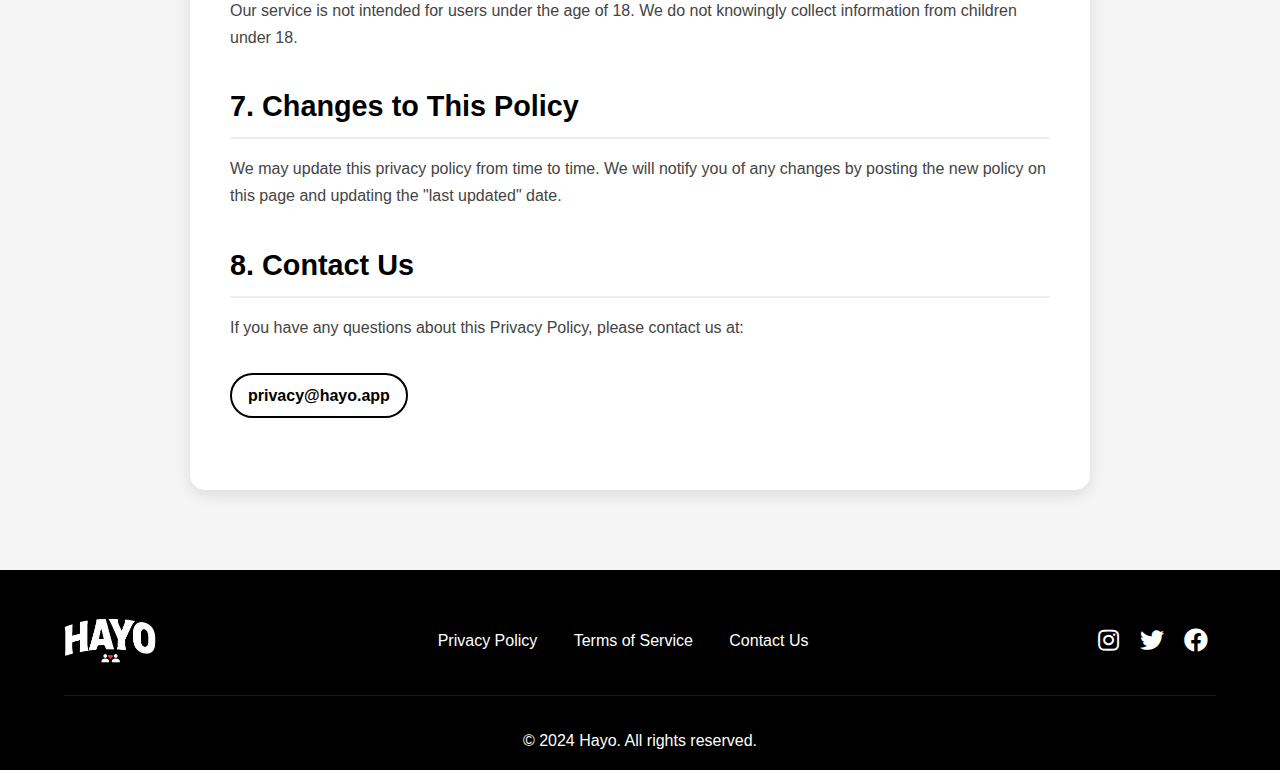
<file: pages/privacy-policy.html>
<!DOCTYPE html>
<html lang="en">
<head>
    <meta charset="UTF-8">
    <meta name="viewport" content="width=device-width, initial-scale=1.0">
    <title>Privacy Policy - Hayo</title>
    <link rel="stylesheet" href="../styles.css">
    <link rel="stylesheet" href="https://cdnjs.cloudflare.com/ajax/libs/font-awesome/5.15.4/css/all.min.css">
</head>
<body>
    <nav class="navbar">
        <div class="logo">
            <a href="../index.html">
                <img src="../images/HayoLightMode.png" alt="Hayo Logo">
            </a>
        </div>
        <button class="menu-toggle" aria-label="Toggle menu">
            <i class="fas fa-bars"></i>
        </button>
        <div class="nav-links">
            <a href="../index.html#features">Features</a>
            <a href="download.html">Download</a>
            <a href="contact.html">Contact</a>
            <a href="about.html">About</a>
        </div>
    </nav>

    <section class="privacy-section">
        <div class="privacy-container">
            <h1>Privacy Policy</h1>
            <p class="last-updated">Last updated: December 2024</p>

            <div class="privacy-content">
                <section>
                    <h2>1. Introduction</h2>
                    <p>Welcome to Hayo. We are committed to protecting your personal information and your right to privacy. This Privacy Policy explains how we collect, use, and safeguard your information when you use our mobile application. This policy should be read in conjunction with our <a href="terms-of-service.html">Terms of Service</a>.</p>
                </section>

                <section>
                    <h2>2. Information We Collect</h2>
                    <h3>2.1 Personal Information</h3>
                    <ul>
                        <li>Name and profile information</li>
                        <li>Contact information (phone number)</li>
                        <li>Location data (with your permission)</li>
                        <li>Profile photos</li>
                    </ul>

                    <h3>2.2 Location Information</h3>
                    <p>To provide our core service of connecting you with nearby people, we collect and process location information. You can control this through your device settings.</p>
                </section>

                <section>
                    <h2>3. How We Use Your Information</h2>
                    <ul>
                        <li>To provide and maintain our service</li>
                        <li>To match you with nearby users</li>
                        <li>To improve our app and user experience</li>
                        <li>To communicate with you about updates and changes</li>
                    </ul>
                </section>

                <section>
                    <h2>4. Data Security</h2>
                    <p>We implement appropriate technical and organizational security measures to protect your personal information. However, no method of transmission over the internet is 100% secure.</p>
                </section>

                <section>
                    <h2>5. Your Rights</h2>
                    <p>You have the right to:</p>
                    <ul>
                        <li>Access your personal data</li>
                        <li>Correct inaccurate data</li>
                        <li>Object to data processing</li>
                    </ul>
                </section>

                <section>
                    <h2>6. Children's Privacy</h2>
                    <p>Our service is not intended for users under the age of 18. We do not knowingly collect information from children under 18.</p>
                </section>

                <section>
                    <h2>7. Changes to This Policy</h2>
                    <p>We may update this privacy policy from time to time. We will notify you of any changes by posting the new policy on this page and updating the "last updated" date.</p>
                </section>

                <section>
                    <h2>8. Contact Us</h2>
                    <p>If you have any questions about this Privacy Policy, please contact us at:</p>
                    <a href="mailto:privacy@hayo.app" class="contact-link">privacy@hayo.app</a>
                </section>
            </div>
        </div>
    </section>

    <footer>
        <div class="footer-content">
            <div class="footer-logo">
                <img src="../images/HayoDarkMode.png" alt="Hayo Logo">
            </div>
            <div class="footer-links">
                <a href="privacy-policy.html" class="active">Privacy Policy</a>
                <a href="terms-of-service.html">Terms of Service</a>
                <a href="contact.html">Contact Us</a>
            </div>
            <div class="social-links">
                <a href="#"><i class="fab fa-instagram"></i></a>
                <a href="#"><i class="fab fa-twitter"></i></a>
                <a href="#"><i class="fab fa-facebook"></i></a>
            </div>
        </div>
        <div class="footer-bottom">
            <p>&copy; 2024 Hayo. All rights reserved.</p>
        </div>
    </footer>
</body>
</html>
</file>
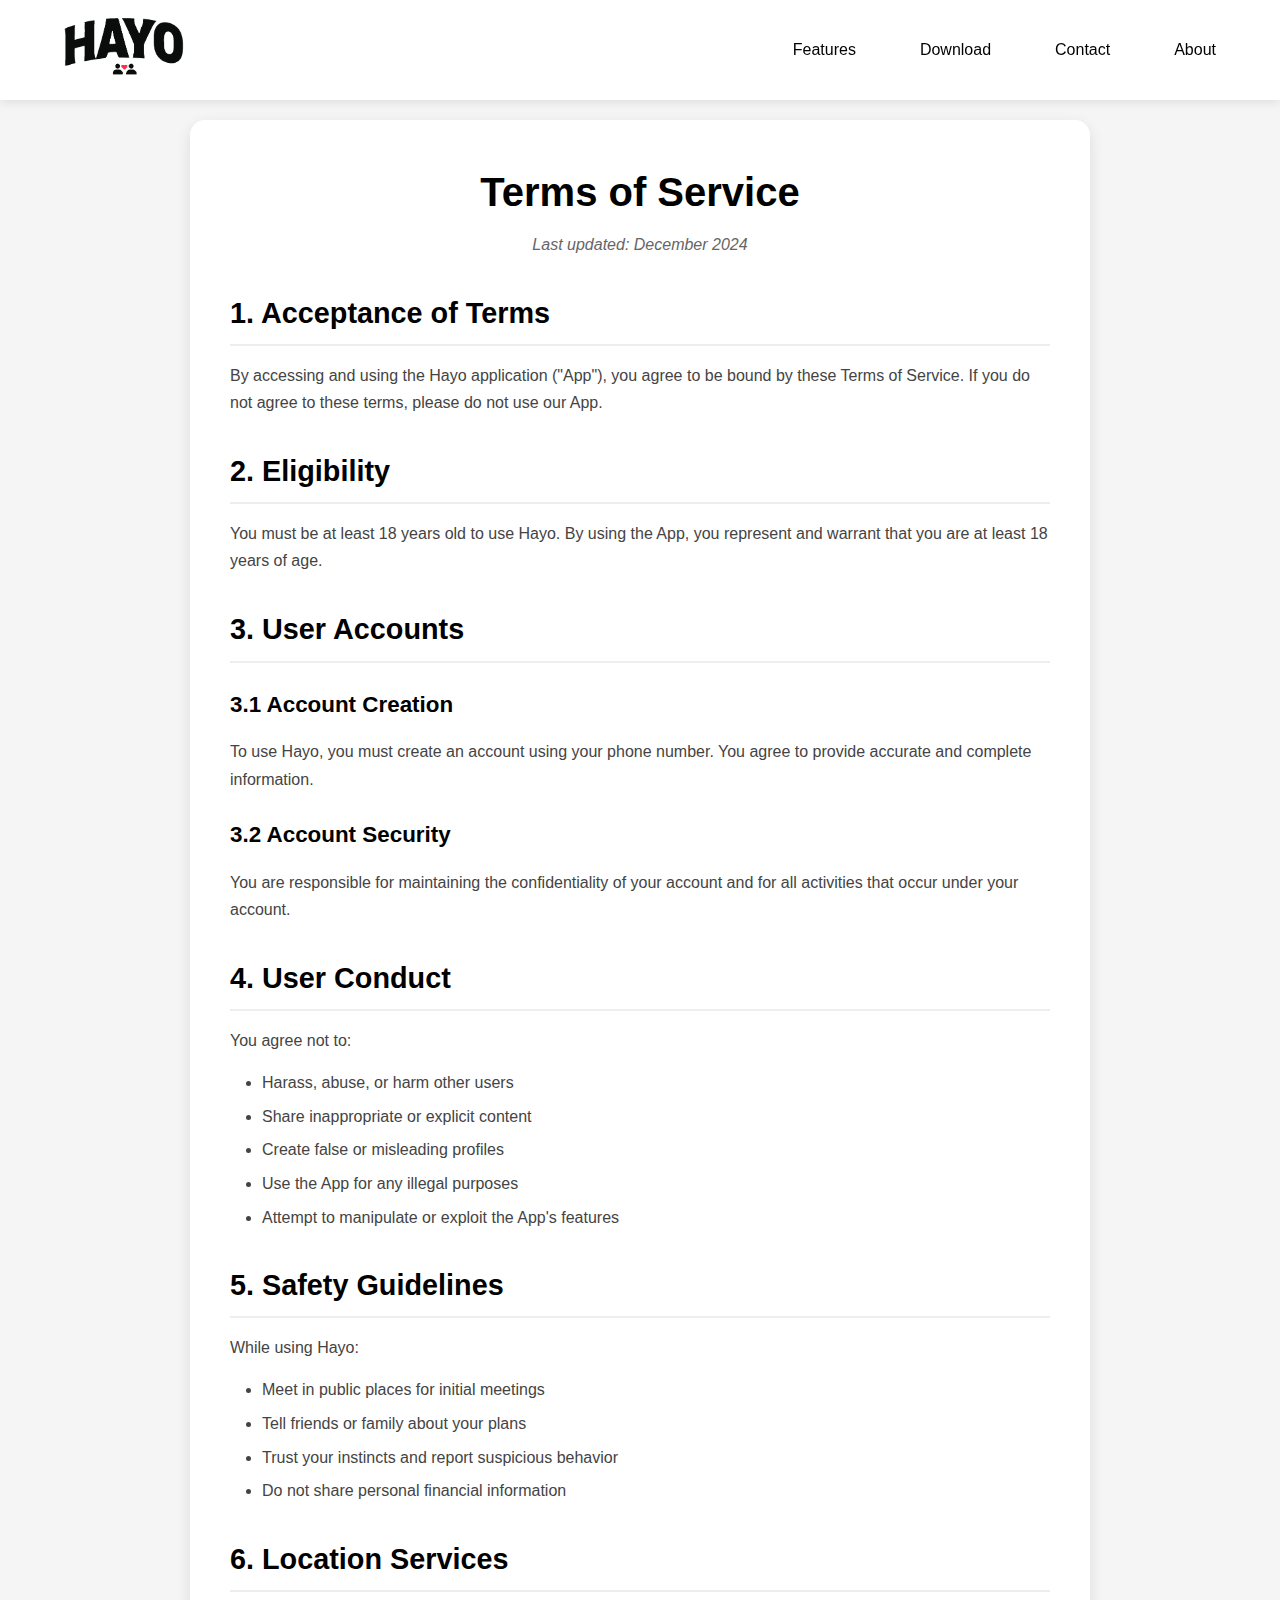
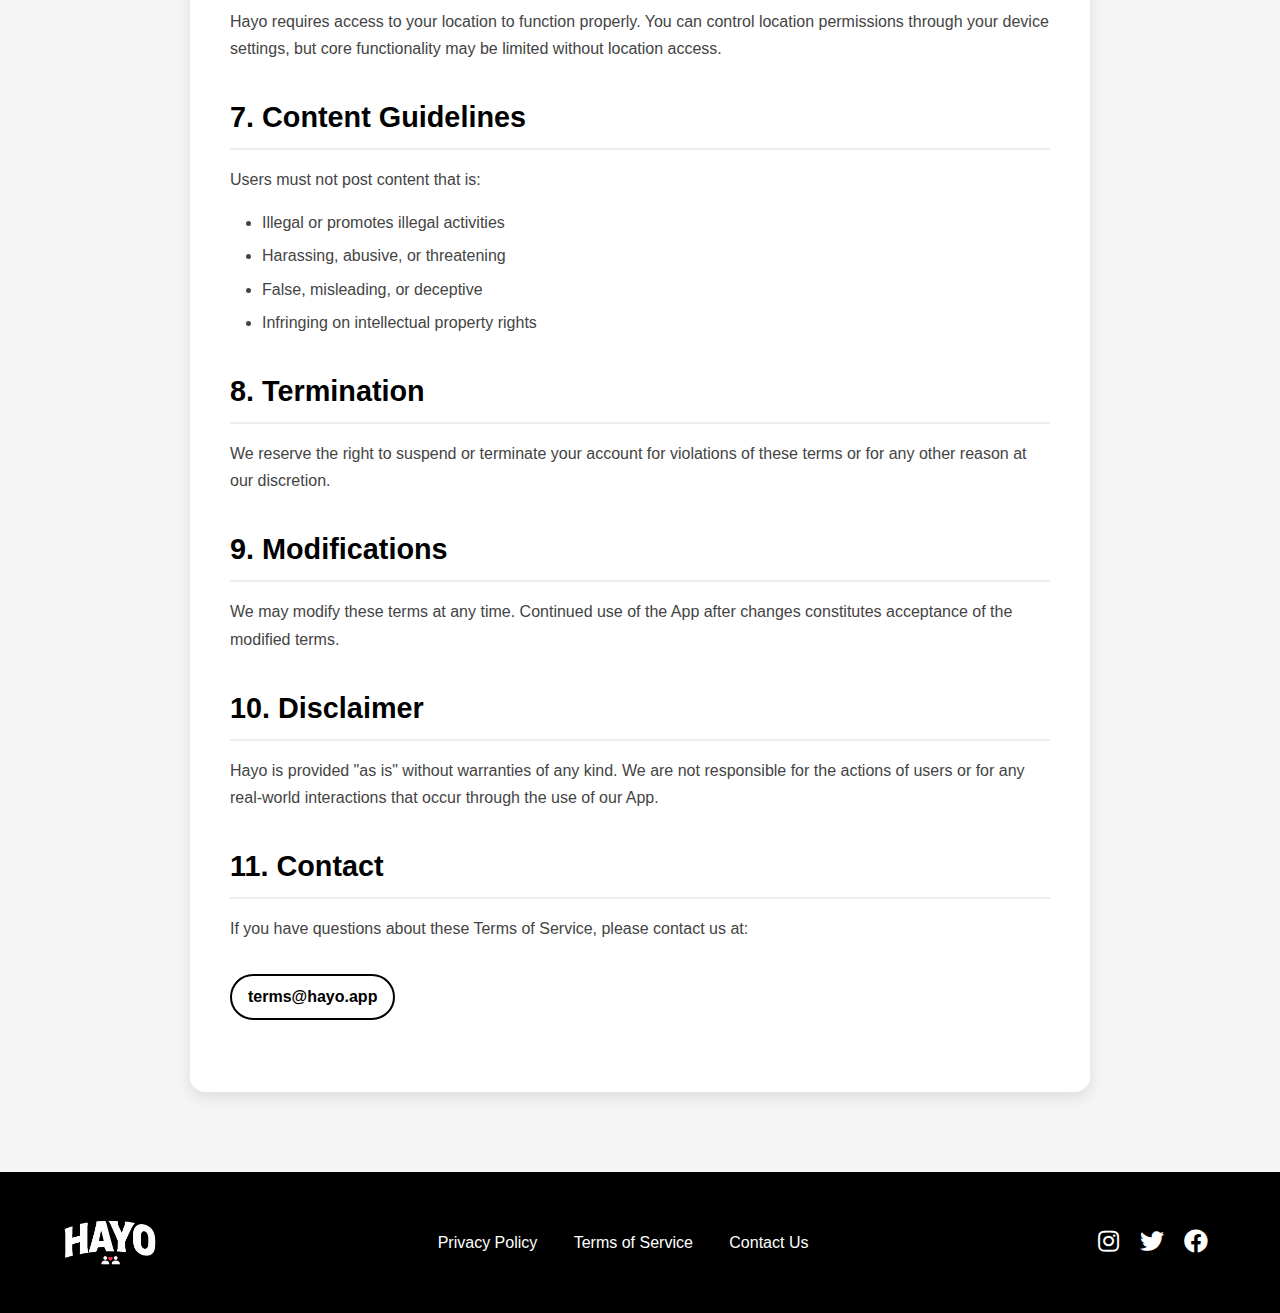
<file: pages/terms-of-service.html>
<!DOCTYPE html>
<html lang="en">
<head>
    <meta charset="UTF-8">
    <meta name="viewport" content="width=device-width, initial-scale=1.0">
    <title>Terms of Service - Hayo</title>
    <link rel="stylesheet" href="../styles.css">
    <link rel="stylesheet" href="https://cdnjs.cloudflare.com/ajax/libs/font-awesome/5.15.4/css/all.min.css">
</head>
<body>
    <nav class="navbar">
        <div class="logo">
            <a href="../index.html">
                <img src="../images/HayoLightMode.png" alt="Hayo Logo">
            </a>
        </div>
        <button class="menu-toggle" aria-label="Toggle menu">
            <i class="fas fa-bars"></i>
        </button>
        <div class="nav-links">
            <a href="../index.html#features">Features</a>
            <a href="download.html">Download</a>
            <a href="contact.html">Contact</a>
            <a href="about.html">About</a>
        </div>
    </nav>

    <section class="terms-section">
        <div class="terms-container">
            <h1>Terms of Service</h1>
            <p class="last-updated">Last updated: December 2024</p>

            <div class="terms-content">
                <section>
                    <h2>1. Acceptance of Terms</h2>
                    <p>By accessing and using the Hayo application ("App"), you agree to be bound by these Terms of Service. If you do not agree to these terms, please do not use our App.</p>
                </section>

                <section>
                    <h2>2. Eligibility</h2>
                    <p>You must be at least 18 years old to use Hayo. By using the App, you represent and warrant that you are at least 18 years of age.</p>
                </section>

                <section>
                    <h2>3. User Accounts</h2>
                    <h3>3.1 Account Creation</h3>
                    <p>To use Hayo, you must create an account using your phone number. You agree to provide accurate and complete information.</p>

                    <h3>3.2 Account Security</h3>
                    <p>You are responsible for maintaining the confidentiality of your account and for all activities that occur under your account.</p>
                </section>

                <section>
                    <h2>4. User Conduct</h2>
                    <p>You agree not to:</p>
                    <ul>
                        <li>Harass, abuse, or harm other users</li>
                        <li>Share inappropriate or explicit content</li>
                        <li>Create false or misleading profiles</li>
                        <li>Use the App for any illegal purposes</li>
                        <li>Attempt to manipulate or exploit the App's features</li>
                    </ul>
                </section>

                <section>
                    <h2>5. Safety Guidelines</h2>
                    <p>While using Hayo:</p>
                    <ul>
                        <li>Meet in public places for initial meetings</li>
                        <li>Tell friends or family about your plans</li>
                        <li>Trust your instincts and report suspicious behavior</li>
                        <li>Do not share personal financial information</li>
                    </ul>
                </section>

                <section>
                    <h2>6. Location Services</h2>
                    <p>Hayo requires access to your location to function properly. You can control location permissions through your device settings, but core functionality may be limited without location access.</p>
                </section>

                <section>
                    <h2>7. Content Guidelines</h2>
                    <p>Users must not post content that is:</p>
                    <ul>
                        <li>Illegal or promotes illegal activities</li>
                        <li>Harassing, abusive, or threatening</li>
                        <li>False, misleading, or deceptive</li>
                        <li>Infringing on intellectual property rights</li>
                    </ul>
                </section>

                <section>
                    <h2>8. Termination</h2>
                    <p>We reserve the right to suspend or terminate your account for violations of these terms or for any other reason at our discretion.</p>
                </section>

                <section>
                    <h2>9. Modifications</h2>
                    <p>We may modify these terms at any time. Continued use of the App after changes constitutes acceptance of the modified terms.</p>
                </section>

                <section>
                    <h2>10. Disclaimer</h2>
                    <p>Hayo is provided "as is" without warranties of any kind. We are not responsible for the actions of users or for any real-world interactions that occur through the use of our App.</p>
                </section>

                <section>
                    <h2>11. Contact</h2>
                    <p>If you have questions about these Terms of Service, please contact us at:</p>
                    <a href="mailto:terms@hayo.app" class="contact-link">terms@hayo.app</a>
                </section>
            </div>
        </div>
    </section>

    <footer>
        <div class="footer-content">
            <div class="footer-logo">
                <img src="../images/HayoDarkMode.png" alt="Hayo Logo">
            </div>
            <div class="footer-links">
                <a href="privacy-policy.html">Privacy Policy</a>
                <a href="terms-of-service.html">Terms of Service</a>
                <a href="contact.html">Contact Us</a>
            </div>
            <div class="social-links">
                <a href="#"><i class="fab fa-instagram"></i></a>
                <a href="#"><i class="fab fa-twitter"></i></a>
                <a href="#"><i class="fab fa-facebook"></i></a>
            </div>
        </div>
    </footer>
</body>
</html>
</file>
<file: styles.css>
:root {
    --primary-color: #000000;
    --secondary-color: #ffffff;
    --accent-color: #ff4b4b;
    --text-color: #333333;
    --background-light: #f5f5f5;
}

* {
    margin: 0;
    padding: 0;
    box-sizing: border-box;
}

body {
    font-family: 'Segoe UI', Tahoma, Geneva, Verdana, sans-serif;
    line-height: 1.6;
    color: var(--text-color);
    min-height: 100vh;
    display: flex;
    flex-direction: column;
    margin: 0;
}

html {
    scroll-padding-top: 100px; /* Add padding for fixed navbar */
    scroll-behavior: smooth;
    overflow-y: scroll;
    scrollbar-width: thin;
    scrollbar-color: var(--primary-color) #f1f1f1;
}

/* Webkit browsers (Chrome, Safari, etc.) */
::-webkit-scrollbar {
    width: 10px;
}

::-webkit-scrollbar-track {
    background: #f1f1f1;
    border-radius: 5px;
}

::-webkit-scrollbar-thumb {
    background: var(--primary-color);
    border-radius: 5px;
    transition: background 0.3s ease;
}

::-webkit-scrollbar-thumb:hover {
    background: #000000;
}

/* Navigation */
nav {
    display: flex;
    justify-content: space-between;
    align-items: center;
    padding: 1rem 5%;
    background-color: var(--secondary-color);
    box-shadow: 0 2px 10px rgba(0, 0, 0, 0.1);
    position: fixed;
    width: 100%;
    top: 0;
    z-index: 1000;
}

.logo {
    display: flex;
    align-items: center;
    max-width: 200px;
}

.logo img {
    width: 100%;
    height: auto;
    object-fit: contain;
    max-height: 60px;
}

.nav-links a {
    margin-left: 2rem;
    text-decoration: none;
    color: var(--primary-color);
    font-weight: 500;
    transition: color 0.3s ease;
}

.nav-links a:hover {
    color: var(--accent-color);
}

.nav-links a.active {
    color: var(--accent-color);
}

/* Mobile Menu Styles */
.menu-toggle {
    display: none;
    background: none;
    border: none;
    font-size: 1.5rem;
    cursor: pointer;
    padding: 0.5rem;
    color: var(--primary-color);
}

.nav-links {
    display: flex;
    align-items: center;
    gap: 2rem;
}

@media screen and (max-width: 768px) {
    .menu-toggle {
        display: block;
    }

    .nav-links {
        position: fixed;
        top: 99px;
        right: -250px;
        width: 250px;
        background-color: var(--secondary-color);
        flex-direction: column;
        align-items: flex-start;
        padding: 1rem 2rem;
        transition: right 0.3s ease;
        box-shadow: -2px 0 5px rgba(0, 0, 0, 0.1);
        display: flex !important;
        height: calc(100vh - 99px);
    }

    .nav-links.active {
        right: 0;
    }

    .nav-links a {
        margin: 0.75rem 0;
        font-size: 1.1rem;
        width: 100%;
    }
}

/* Hero Section */
.hero {
    display: flex;
    align-items: center;
    justify-content: space-between;
    min-height: 100vh;
    padding: 0 5%;
    background-color: var(--secondary-color);
    margin-top: 76px;
}

.hero-content {
    flex: 1;
    max-width: 600px;
}

.hero-content h1 {
    font-size: 3.5rem;
    margin-bottom: 1.5rem;
    color: var(--primary-color);
    line-height: 1.2;
}

.hero-content p {
    font-size: 1.2rem;
    margin-bottom: 2rem;
    color: #666;
}

.hero-image {
    flex: 1;
    display: flex;
    justify-content: center;
    align-items: center;
    padding: 2rem;
}

.hero-image img {
    max-width: 100%;
    height: auto;
}

/* CTA Buttons */
.cta-buttons {
    display: flex;
    gap: 1rem;
    min-height: 60px; /* Fixed height container */
}

.store-buttons {
    display: flex;
    justify-content: center;
    gap: 20px;
    margin-top: 30px;
    flex-wrap: wrap;
    min-height: 70px; /* Fixed height container */
}

.store-button {
    background: var(--primary-color);
    border: 2px solid var(--primary-color);
    border-radius: 12px;
    padding: 12px 25px;
    transition: all 0.3s ease;
    display: flex;
    align-items: center;
    gap: 15px;
    text-decoration: none;
    color: var(--secondary-color);
    min-width: 200px;
    transform: translateY(0);
}

.store-button:hover {
    background: #333;
    border-color: #333;
    transform: translateY(-2px);
    box-shadow: 0 5px 15px rgba(0, 0, 0, 0.2);
}

.app-store-btn, .play-store-btn {
    padding: 1rem 2rem;
    border-radius: 50px;
    text-decoration: none;
    font-weight: 600;
    transition: all 0.3s ease;
    display: flex;
    align-items: center;
    gap: 0.5rem;
    transform: translateY(0);
}

.app-store-btn:hover, .play-store-btn:hover {
    transform: translateY(-2px);
}

.store-button i {
    font-size: 2.5rem;
}

.store-button span {
    font-size: 0.9rem;
    text-align: left;
    line-height: 1.2;
}

.app-store-btn {
    background-color: var(--primary-color);
    color: var(--secondary-color);
}

.play-store-btn {
    background-color: var(--secondary-color);
    color: var(--primary-color);
    border: 2px solid var(--primary-color);
}

@media (max-width: 768px) {
    .store-button {
        min-width: 180px;
        padding: 10px 20px;
    }
    
    .store-button i {
        font-size: 2rem;
    }
    
    .store-button span {
        font-size: 0.8rem;
    }
}

/* Features Section */
.features {
    padding: 7rem 5% 5rem 5%; /* Increased top padding */
    background-color: var(--background-light);
    position: relative;
}

.features h2 {
    text-align: center;
    font-size: 2.5rem;
    margin-bottom: 3rem;
    color: var(--primary-color);
    position: relative;
}

.feature-grid {
    display: grid;
    grid-template-columns: repeat(auto-fit, minmax(250px, 1fr));
    gap: 2rem;
    max-width: 1200px;
    margin: 0 auto;
}

.feature-card {
    background-color: var(--secondary-color);
    padding: 2rem;
    border-radius: 15px;
    text-align: center;
    box-shadow: 0 5px 15px rgba(0, 0, 0, 0.1);
    transition: transform 0.3s ease;
}

.feature-card:hover {
    transform: translateY(-10px);
}

.feature-card i {
    font-size: 2.5rem;
    color: var(--accent-color);
    margin-bottom: 1rem;
}

.feature-card h3 {
    margin-bottom: 1rem;
    color: var(--primary-color);
}

/* Download Section */
.download-section {
    background-color: var(--primary-color);
    color: var(--secondary-color);
    padding: 80px 5%;
    text-align: center;
}

.download-section h2 {
    font-size: 2.5rem;
    margin-bottom: 1rem;
    color: var(--secondary-color);
}

.download-section p {
    margin-bottom: 2rem;
    font-size: 1.2rem;
    opacity: 0.9;
    color: var(--secondary-color);
}

.download-section a {
    color: var(--secondary-color);
    text-decoration: none;
    border-bottom: 1px solid var(--secondary-color);
    transition: all 0.3s ease;
}

.download-section a:hover {
    opacity: 0.8;
}

.store-buttons {
    display: flex;
    justify-content: center;
    gap: 20px;
    margin-top: 30px;
    flex-wrap: wrap;
}

.store-button {
    background: rgba(255, 255, 255, 0.1);
    border: 2px solid rgba(255, 255, 255, 0.8);
    border-radius: 12px;
    padding: 12px 25px;
    transition: all 0.3s ease;
    display: flex;
    align-items: center;
    gap: 15px;
    text-decoration: none;
    color: white;
    min-width: 200px;
    position: relative;
    top: 0;
    margin-bottom: 2px;
}

.store-button:hover {
    background: rgba(255, 255, 255, 0.2);
    transform: translateY(-2px);
    box-shadow: 0 5px 15px rgba(0, 0, 0, 0.2);
    border-bottom: 2px solid rgba(255, 255, 255, 0.8);
}

.store-button i {
    font-size: 2.5rem;
}

.store-button span {
    font-size: 0.9rem;
    text-align: left;
    line-height: 1.2;
}

@media (max-width: 768px) {
    .download-section h2 {
        font-size: 2rem;
    }
    
    .download-section p {
        font-size: 1rem;
        padding: 0 1rem;
    }

    .store-button {
        min-width: 180px;
        padding: 10px 20px;
    }
    
    .store-button i {
        font-size: 2rem;
    }
    
    .store-button span {
        font-size: 0.8rem;
    }
}

/* App Carousel Styles */
.app-carousel {
    width: 100%;
    max-width: 400px;
    margin: 0 auto;
    position: relative;
    padding: 20px;
}

.carousel-container {
    width: 100%;
    overflow: hidden;
    border-radius: 20px;
    box-shadow: 0 10px 30px rgba(0, 0, 0, 0.1);
    cursor: grab; /* Shows grab cursor for dragging */
}

.carousel-container:active {
    cursor: grabbing; /* Shows grabbing cursor while dragging */
}

.carousel-track {
    display: flex;
    transition: transform 0.5s ease-in-out;
}

.carousel-slide {
    min-width: 100%;
    padding: 10px;
    overflow: hidden;
}

.carousel-slide img {
    width: 100%;
    height: calc(100% - 6px); /* Account for 2px top and 4px bottom crop */
    border-radius: 15px;
    display: block;
    object-fit: cover;
    margin: 2px 0 4px 0; /* Apply top and bottom cropping */
    pointer-events: none; /* Prevents image dragging */
}

.carousel-nav {
    display: flex;
    justify-content: center;
    gap: 10px;
    margin-top: 20px;
}

.carousel-dot {
    width: 10px;
    height: 10px;
    border-radius: 50%;
    border: none;
    background-color: #ddd;
    cursor: pointer;
    padding: 0;
    transition: background-color 0.3s ease;
}

.carousel-dot.active {
    background-color: var(--primary-color);
}

/* Contact Page Styles */
.contact-section {
    padding: 120px 5% 80px;
    flex: 1;
    background-color: var(--background-light);
    display: flex;
    align-items: flex-start;
    min-height: calc(100vh - 80px);
    margin-top: 80px;
}

.contact-container {
    max-width: 800px;
    margin: 0 auto;
    width: 100%;
    padding: 2rem;
    background-color: var(--secondary-color);
    border-radius: 15px;
    box-shadow: 0 5px 15px rgba(0, 0, 0, 0.1);
}

.contact-intro {
    text-align: center;
    margin-bottom: 3rem;
}

.contact-intro h1 {
    font-size: 2.5rem;
    color: var(--primary-color);
    margin-bottom: 1rem;
}

.contact-intro p {
    color: #444;
    line-height: 1.6;
    max-width: 600px;
    margin: 0 auto;
}

.contact-info {
    display: flex;
    justify-content: center;
    gap: 2rem;
    flex-wrap: wrap;
}

.contact-method {
    flex: 1;
    min-width: 280px;
    max-width: 350px;
    padding: 2rem;
    background-color: var(--background-light);
    border-radius: 15px;
    box-shadow: 0 5px 15px rgba(0, 0, 0, 0.1);
    transition: transform 0.3s ease;
    text-align: center;
}

.contact-method:hover {
    transform: translateY(-5px);
}

.contact-method i {
    font-size: 2.5rem;
    color: var(--accent-color);
    margin-bottom: 1rem;
}

.contact-method h3 {
    font-size: 1.5rem;
    margin-bottom: 1rem;
    color: var(--primary-color);
}

.contact-method p {
    color: #666;
    margin-bottom: 1rem;
}

.email-link {
    display: inline-block;
    color: var(--primary-color);
    text-decoration: none;
    font-weight: 600;
    padding: 0.5rem 1rem;
    border: 2px solid var(--primary-color);
    border-radius: 25px;
    transition: all 0.3s ease;
}

.email-link:hover {
    background-color: var(--primary-color);
    color: var(--secondary-color);
}

.contact-method .social-links {
    display: flex;
    justify-content: center;
    gap: 1.5rem;
    margin-top: 1rem;
}

.social-icon {
    font-size: 1.5rem;
    color: var(--primary-color);
    transition: transform 0.3s ease;
}

.social-icon:hover {
    transform: scale(1.2);
    color: var(--accent-color);
}

@media (max-width: 768px) {
    .contact-section {
        padding: 100px 5% 60px;
    }
    
    .contact-intro h1 {
        font-size: 2rem;
    }
    
    .contact-intro p {
        font-size: 0.95rem;
        padding: 0 1rem;
    }
    
    .contact-method {
        min-width: 100%;
    }
}

/* Privacy Policy Styles */
.privacy-section {
    padding: 120px 5% 80px;
    flex: 1;
    background-color: var(--background-light);
}

.privacy-container {
    max-width: 900px;
    margin: 0 auto;
    background-color: white;
    padding: 40px;
    border-radius: 15px;
    box-shadow: 0 5px 15px rgba(0, 0, 0, 0.1);
}

.privacy-container h1 {
    font-size: 2.5rem;
    color: var(--primary-color);
    margin-bottom: 0.5rem;
    text-align: center;
}

.last-updated {
    text-align: center;
    color: #666;
    margin-bottom: 2rem;
    font-style: italic;
}

.privacy-content section {
    margin-bottom: 2rem;
}

.privacy-content h2 {
    color: var(--primary-color);
    font-size: 1.8rem;
    margin-bottom: 1rem;
    border-bottom: 2px solid #eee;
    padding-bottom: 0.5rem;
}

.privacy-content h3 {
    color: var(--primary-color);
    font-size: 1.4rem;
    margin: 1.5rem 0 1rem;
}

.privacy-content p {
    margin-bottom: 1rem;
    line-height: 1.7;
    color: #444;
}

.privacy-content ul {
    margin-bottom: 1rem;
    padding-left: 2rem;
}

.privacy-content li {
    margin-bottom: 0.5rem;
    color: #444;
}

.contact-link {
    display: inline-block;
    color: var(--primary-color);
    text-decoration: none;
    font-weight: 600;
    padding: 0.5rem 1rem;
    border: 2px solid var(--primary-color);
    border-radius: 25px;
    margin-top: 1rem;
    transition: all 0.3s ease;
}

.contact-link:hover {
    background-color: var(--primary-color);
    color: white;
}

/* About Page Styles */
.about-section {
    padding: 120px 5% 80px;
    flex: 1;
    background-color: var(--background-light);
}

.about-container {
    max-width: 900px;
    margin: 0 auto;
    background-color: white;
    padding: 40px;
    border-radius: 15px;
    box-shadow: 0 5px 15px rgba(0, 0, 0, 0.1);
}

.about-container h1 {
    font-size: 2.5rem;
    color: var(--primary-color);
    margin-bottom: 2rem;
    text-align: center;
}

.story-block {
    margin-bottom: 3rem;
}

.story-block h2 {
    color: var(--primary-color);
    font-size: 1.8rem;
    margin-bottom: 1rem;
}

.story-block p {
    margin-bottom: 1rem;
    line-height: 1.7;
    color: #444;
}

.team-section {
    margin-top: 4rem;
    text-align: center;
}

.team-grid {
    display: flex;
    justify-content: center;
    gap: 30px;
    margin-top: 2rem;
    flex-wrap: wrap;
}

.team-member {
    flex: 0 1 300px;
    padding: 20px;
    background: #f8f8f8;
    border-radius: 15px;
    transition: transform 0.3s ease;
}

.team-member:hover {
    transform: translateY(-5px);
}

.member-photo {
    width: 150px;
    height: 150px;
    margin: 0 auto 20px;
    border-radius: 50%;
    overflow: hidden;
    box-shadow: 0 4px 8px rgba(0, 0, 0, 0.1);
}

.member-photo img {
    width: 100%;
    height: 100%;
    object-fit: cover;
    transition: transform 0.3s ease;
}

.team-member:hover .member-photo img {
    transform: scale(1.05);
}

.team-member h3 {
    color: var(--primary-color);
    font-size: 1.4rem;
    margin-bottom: 0.5rem;
}

.member-role {
    color: #666;
    font-size: 1rem;
    margin-bottom: 1rem;
}

.member-quote {
    font-style: italic;
    color: #555;
    line-height: 1.5;
}

@media (max-width: 768px) {
    .about-container {
        padding: 20px;
    }

    .about-container h1 {
        font-size: 2rem;
    }

    .story-block h2 {
        font-size: 1.5rem;
    }

    .team-member {
        flex: 0 1 100%;
    }
}

/* Terms of Service Page Styles */
.terms-section {
    padding: 120px 5% 80px;
    flex: 1;
    background-color: var(--background-light);
}

.terms-container {
    max-width: 900px;
    margin: 0 auto;
    background-color: white;
    padding: 40px;
    border-radius: 15px;
    box-shadow: 0 5px 15px rgba(0, 0, 0, 0.1);
}

.terms-container h1 {
    font-size: 2.5rem;
    color: var(--primary-color);
    margin-bottom: 0.5rem;
    text-align: center;
}

.terms-content section {
    margin-bottom: 2rem;
}

.terms-content h2 {
    color: var(--primary-color);
    font-size: 1.8rem;
    margin-bottom: 1rem;
    border-bottom: 2px solid #eee;
    padding-bottom: 0.5rem;
}

.terms-content h3 {
    color: var(--primary-color);
    font-size: 1.4rem;
    margin: 1.5rem 0 1rem;
}

.terms-content p {
    margin-bottom: 1rem;
    line-height: 1.7;
    color: #444;
}

.terms-content ul {
    margin-bottom: 1rem;
    padding-left: 2rem;
}

.terms-content li {
    margin-bottom: 0.5rem;
    color: #444;
    line-height: 1.6;
}

@media (max-width: 768px) {
    .terms-container {
        padding: 20px;
    }

    .terms-container h1 {
        font-size: 2rem;
    }

    .terms-content h2 {
        font-size: 1.5rem;
    }

    .terms-content h3 {
        font-size: 1.2rem;
    }
}

/* Animation styles */
.feature-card,
.download-section,
.hero-content,
.hero-image,
.contact-intro,
.contact-method {
    opacity: 0;
    transform: translateY(20px);
    transition: all 1s ease;
}

.feature-card.animate,
.download-section.animate,
.hero-content.animate,
.hero-image.animate,
.contact-intro.animate,
.contact-method.animate {
    opacity: 1;
    transform: translateY(0);
}

/* Add delay for feature cards */
.feature-card:nth-child(1) { transition-delay: 0.2s; }
.feature-card:nth-child(2) { transition-delay: 0.4s; }
.feature-card:nth-child(3) { transition-delay: 0.6s; }

/* Add delay for contact methods */
.contact-method:nth-child(1) { transition-delay: 0.2s; }
.contact-method:nth-child(2) { transition-delay: 0.4s; }

/* Footer */
footer {
    background-color: var(--primary-color);
    color: var(--secondary-color);
    padding: 3rem 5% 1rem;
    margin-top: auto;
}

.footer-content {
    display: flex;
    justify-content: space-between;
    align-items: center;
    margin-bottom: 2rem;
}

.footer-logo {
    display: flex;
    align-items: center;
    max-width: 150px;
}

.footer-logo img {
    width: 100%;
    height: auto;
    object-fit: contain;
    max-height: 45px;
}

.footer-links {
    text-align: center;
}

.footer-links a {
    color: var(--secondary-color);
    text-decoration: none;
    margin: 0 1rem;
    white-space: nowrap;
}

.social-links a {
    color: var(--secondary-color);
    font-size: 1.5rem;
    margin: 0 0.5rem;
}

.footer-bottom {
    text-align: center;
    padding-top: 2rem;
    border-top: 1px solid rgba(255, 255, 255, 0.1);
}

/* Responsive Design */
@media (max-width: 768px) {
    .hero {
        flex-direction: column;
        text-align: center;
        padding-top: 2rem;
    }

    .hero-content {
        margin-bottom: 2rem;
    }

    .hero-content h1 {
        font-size: 2.5rem;
    }

    .nav-links {
        display: none;
    }

    .footer-content {
        flex-direction: column;
        gap: 2rem;
    }

    .cta-buttons {
        justify-content: center;
    }

    .app-carousel {
        max-width: 300px;
        padding: 10px;
    }

    .contact-section {
        padding: 100px 5% 60px;
    }

    .contact-method {
        min-width: 100%;
    }

    .privacy-container {
        padding: 20px;
    }

    .privacy-container h1 {
        font-size: 2rem;
    }

    .privacy-content h2 {
        font-size: 1.5rem;
    }

    .privacy-content h3 {
        font-size: 1.2rem;
    }
}
</file>
